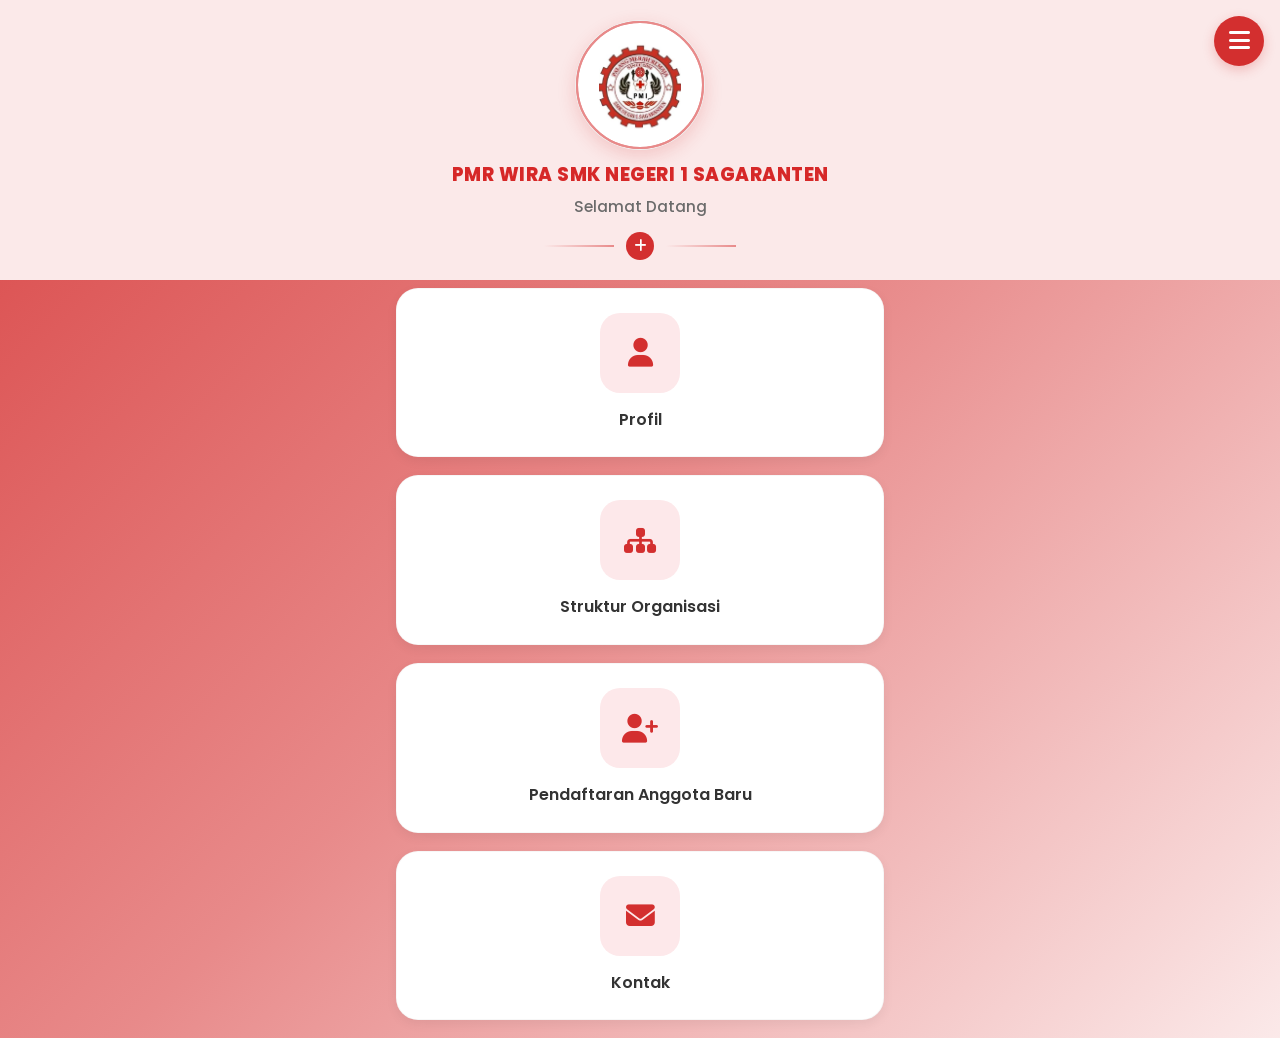
<file: index.html>
<!DOCTYPE html>
<html lang="id">
<head>
<meta charset="UTF-8">
<meta name="viewport" content="width=device-width, initial-scale=1.0">
<title>PMR Wira SMK Negeri 1 Sagaranten</title>
<link rel="preconnect" href="https://fonts.googleapis.com">
<link rel="preconnect" href="https://fonts.gstatic.com" crossorigin>
<link href="https://fonts.googleapis.com/css2?family=Poppins:wght@400;500;600;700;800&display=swap" rel="stylesheet">
<link rel="stylesheet" href="https://cdnjs.cloudflare.com/ajax/libs/font-awesome/6.5.0/css/all.min.css">
<link rel="stylesheet" href="css/style.css">
</head>
<body class="page-fade">
<header>
  <button class="hamburger" aria-label="Buka menu" aria-expanded="false">
    <span class="hamburger-bars"><i class="fa-solid fa-bars"></i></span>
    <span class="hamburger-x"><i class="fa-solid fa-xmark"></i></span>
  </button>
  <div class="logo-wrap">
    <img src="assets/logo.png" alt="Logo">
    <div class="logo-fallback">PW</div>
  </div>
  <div class="nav-overlay"></div>
  <div class="nav-dropdown" role="menu">
    <a href="index.html" role="menuitem">Beranda</a>
    <a href="profil.html" role="menuitem">Profil</a>
    <a href="struktur.html" role="menuitem">Struktur Organisasi</a>
    <a href="pendaftaran.html" role="menuitem">Pendaftaran Anggota Baru</a>
    <a href="kontak.html" role="menuitem">Kontak</a>
  </div>
  <h1 class="page-title">PMR WIRA SMK NEGERI 1 SAGARANTEN</h1>
  <p class="page-subtitle">Selamat Datang</p>
  <div class="header-divider" aria-hidden="true">
    <span class="hd-line hd-line--l"></span>
    <span class="hd-cross"><i class="fa-solid fa-plus"></i></span>
    <span class="hd-line hd-line--r"></span>
  </div>
</header>

<div class="container content-area page-fade">
  <a class="card menu-card reveal" href="profil.html">
    <div class="icon-box"><i class="fa-solid fa-user"></i></div>
    <div class="menu-label">Profil</div>
  </a>
  <a class="card menu-card reveal" href="struktur.html">
    <div class="icon-box"><i class="fa-solid fa-sitemap"></i></div>
    <div class="menu-label">Struktur Organisasi</div>
  </a>
  <a class="card menu-card reveal" href="pendaftaran.html">
    <div class="icon-box"><i class="fa-solid fa-user-plus"></i></div>
    <div class="menu-label">Pendaftaran Anggota Baru</div>
  </a>
  <a class="card menu-card reveal" href="kontak.html">
    <div class="icon-box"><i class="fa-solid fa-envelope"></i></div>
    <div class="menu-label">Kontak</div>
  </a>
</div>

<button class="btn-scrolltop" aria-label="Naik ke atas"><i class="fa-solid fa-arrow-up"></i></button>

<script src="js/script.js"></script>
</body>
</html>
</file>
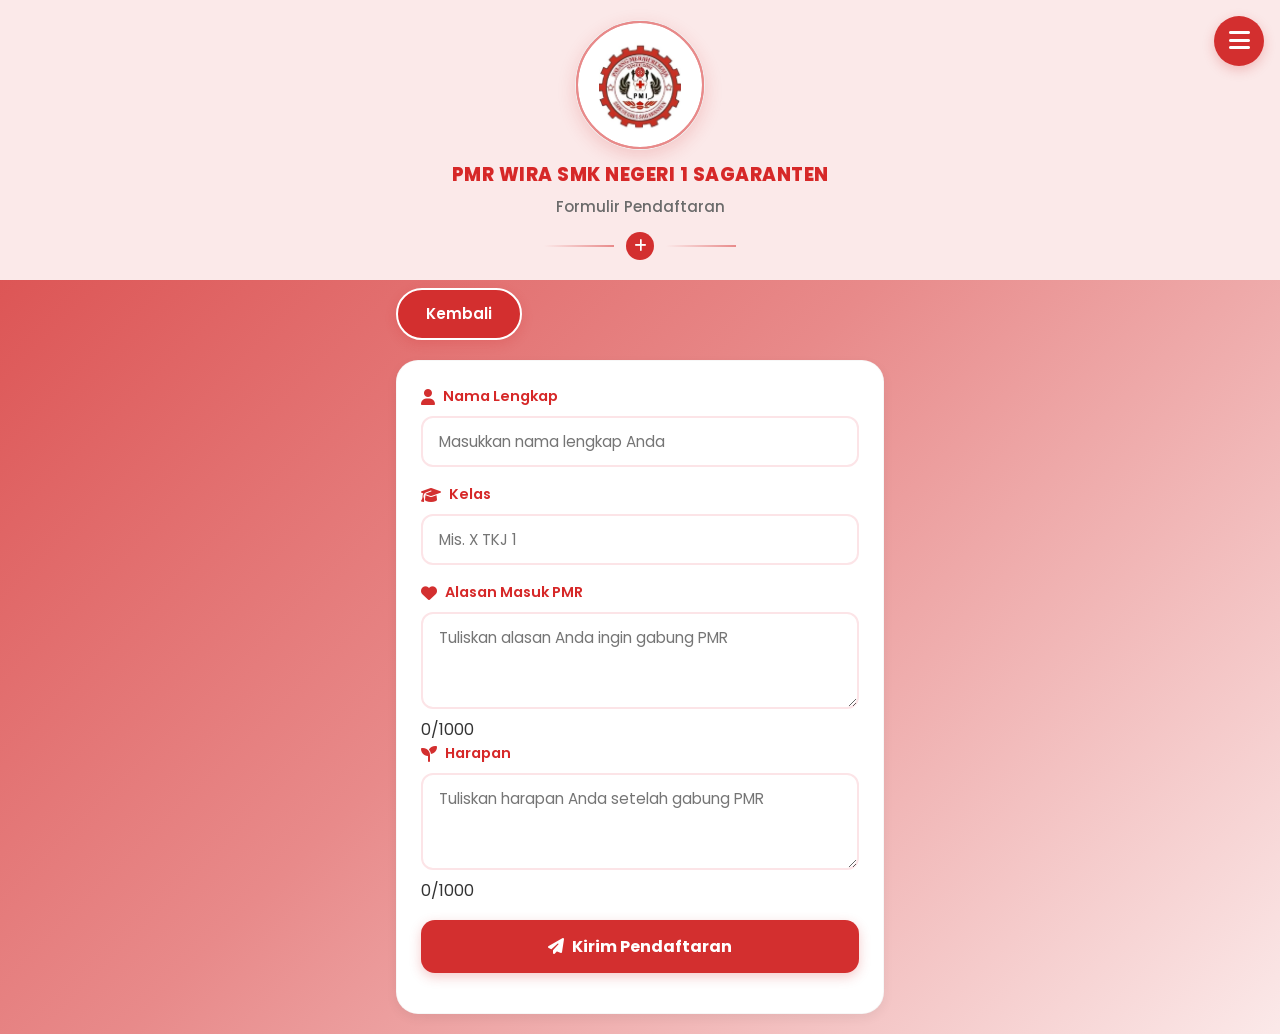
<file: formulir.html>
<!DOCTYPE html>
<html lang="id">
<head>
<meta charset="UTF-8">
<meta name="viewport" content="width=device-width, initial-scale=1.0">
<title>Formulir Pendaftaran - PMR Wira SMK Negeri 1 Sagaranten</title>
<link rel="preconnect" href="https://fonts.googleapis.com">
<link rel="preconnect" href="https://fonts.gstatic.com" crossorigin>
<link href="https://fonts.googleapis.com/css2?family=Poppins:wght@400;500;600;700;800&display=swap" rel="stylesheet">
<link rel="stylesheet" href="https://cdnjs.cloudflare.com/ajax/libs/font-awesome/6.5.0/css/all.min.css">
<link rel="stylesheet" href="css/style.css">
</head>
<body class="page-fade">
<header>
  <button class="hamburger" aria-label="Buka menu" aria-expanded="false">
    <span class="hamburger-bars"><i class="fa-solid fa-bars"></i></span>
    <span class="hamburger-x"><i class="fa-solid fa-xmark"></i></span>
  </button>
  <div class="logo-wrap">
    <img src="assets/logo.png" alt="Logo">
    <div class="logo-fallback">PW</div>
  </div>
  <div class="nav-overlay"></div>
  <div class="nav-dropdown" role="menu">
    <a href="index.html" role="menuitem">Beranda</a>
    <a href="profil.html" role="menuitem">Profil</a>
    <a href="struktur.html" role="menuitem">Struktur Organisasi</a>
    <a href="pendaftaran.html" role="menuitem">Pendaftaran Anggota Baru</a>
    <a href="kontak.html" role="menuitem">Kontak</a>
  </div>
  <h1 class="page-title">PMR WIRA SMK NEGERI 1 SAGARANTEN</h1>
  <p class="page-subtitle">Formulir Pendaftaran</p>
  <div class="header-divider" aria-hidden="true">
    <span class="hd-line hd-line--l"></span>
    <span class="hd-cross"><i class="fa-solid fa-plus"></i></span>
    <span class="hd-line hd-line--r"></span>
  </div>
</header>

<div class="container content-area page-fade">
  <a href="pendaftaran.html" class="btn-back">Kembali</a>
  <div class="card reveal">
    <form class="daftar-form">
      <div class="field-group">
        <label class="field-label"><i class="fa-solid fa-user"></i> Nama Lengkap</label>
        <input type="text" name="nama" class="field-input" placeholder="Masukkan nama lengkap Anda" maxlength="100">
      </div>
      <div class="field-group">
        <label class="field-label"><i class="fa-solid fa-graduation-cap"></i> Kelas</label>
        <input type="text" name="kelas" class="field-input" placeholder="Mis. X TKJ 1" maxlength="60">
      </div>
      <div class="field-group">
        <label class="field-label"><i class="fa-solid fa-heart"></i> Alasan Masuk PMR</label>
        <textarea name="alasan" class="field-input" rows="3" placeholder="Tuliskan alasan Anda ingin gabung PMR" maxlength="1000"></textarea>
        <span class="char-counter">0/1000</span>      <div class="field-group">
        <label class="field-label"><i class="fa-solid fa-seedling"></i> Harapan</label>
        <textarea name="harapan" class="field-input" rows="3" placeholder="Tuliskan harapan Anda setelah gabung PMR" maxlength="1000"></textarea>
        <span class="char-counter">0/1000</span>
      </div>
      <div style="position:absolute; left:-9999px; display:none; visibility:hidden;">
        <label>Jangan isi kolom ini</label>
        <input type="text" name="website" tabindex="-1" autocomplete="off">
      </div>
      <button type="submit" class="btn-submit"><i class="fa-solid fa-paper-plane"></i> Kirim Pendaftaran</button>
    </form>
    <div class="form-error-msg" style="color:var(--merah-judul); font-size:0.85rem; margin-top:10px; display:none;"></div>
    <div class="msg-success">
      <div class="check-icon"><i class="fa-solid fa-check"></i></div>
      <h3>Pendaftaran Terkirim!</h3>
      <p>Data Anda telah tersimpan. Tunggu konfirmasi selanjutnya.</p>
      <button type="button" class="btn-wa-confirm" style="margin-top:14px; background:var(--wa); color:#fff; border:none; padding:10px 20px; border-radius:10px; font-family:'Poppins',sans-serif; font-weight:700; cursor:pointer; width:auto; display:inline-flex; align-items:center; gap:8px; box-shadow:0 4px 12px rgba(37,211,102,0.3);">
        <i class="fa-brands fa-whatsapp"></i> Konfirmasi via WhatsApp
      </button>
    </div>
  </div>
</div><button class="btn-scrolltop" aria-label="Naik ke atas"><i class="fa-solid fa-arrow-up"></i></button>


<script src="js/script.js"></script>
</body>
</html>
</file>
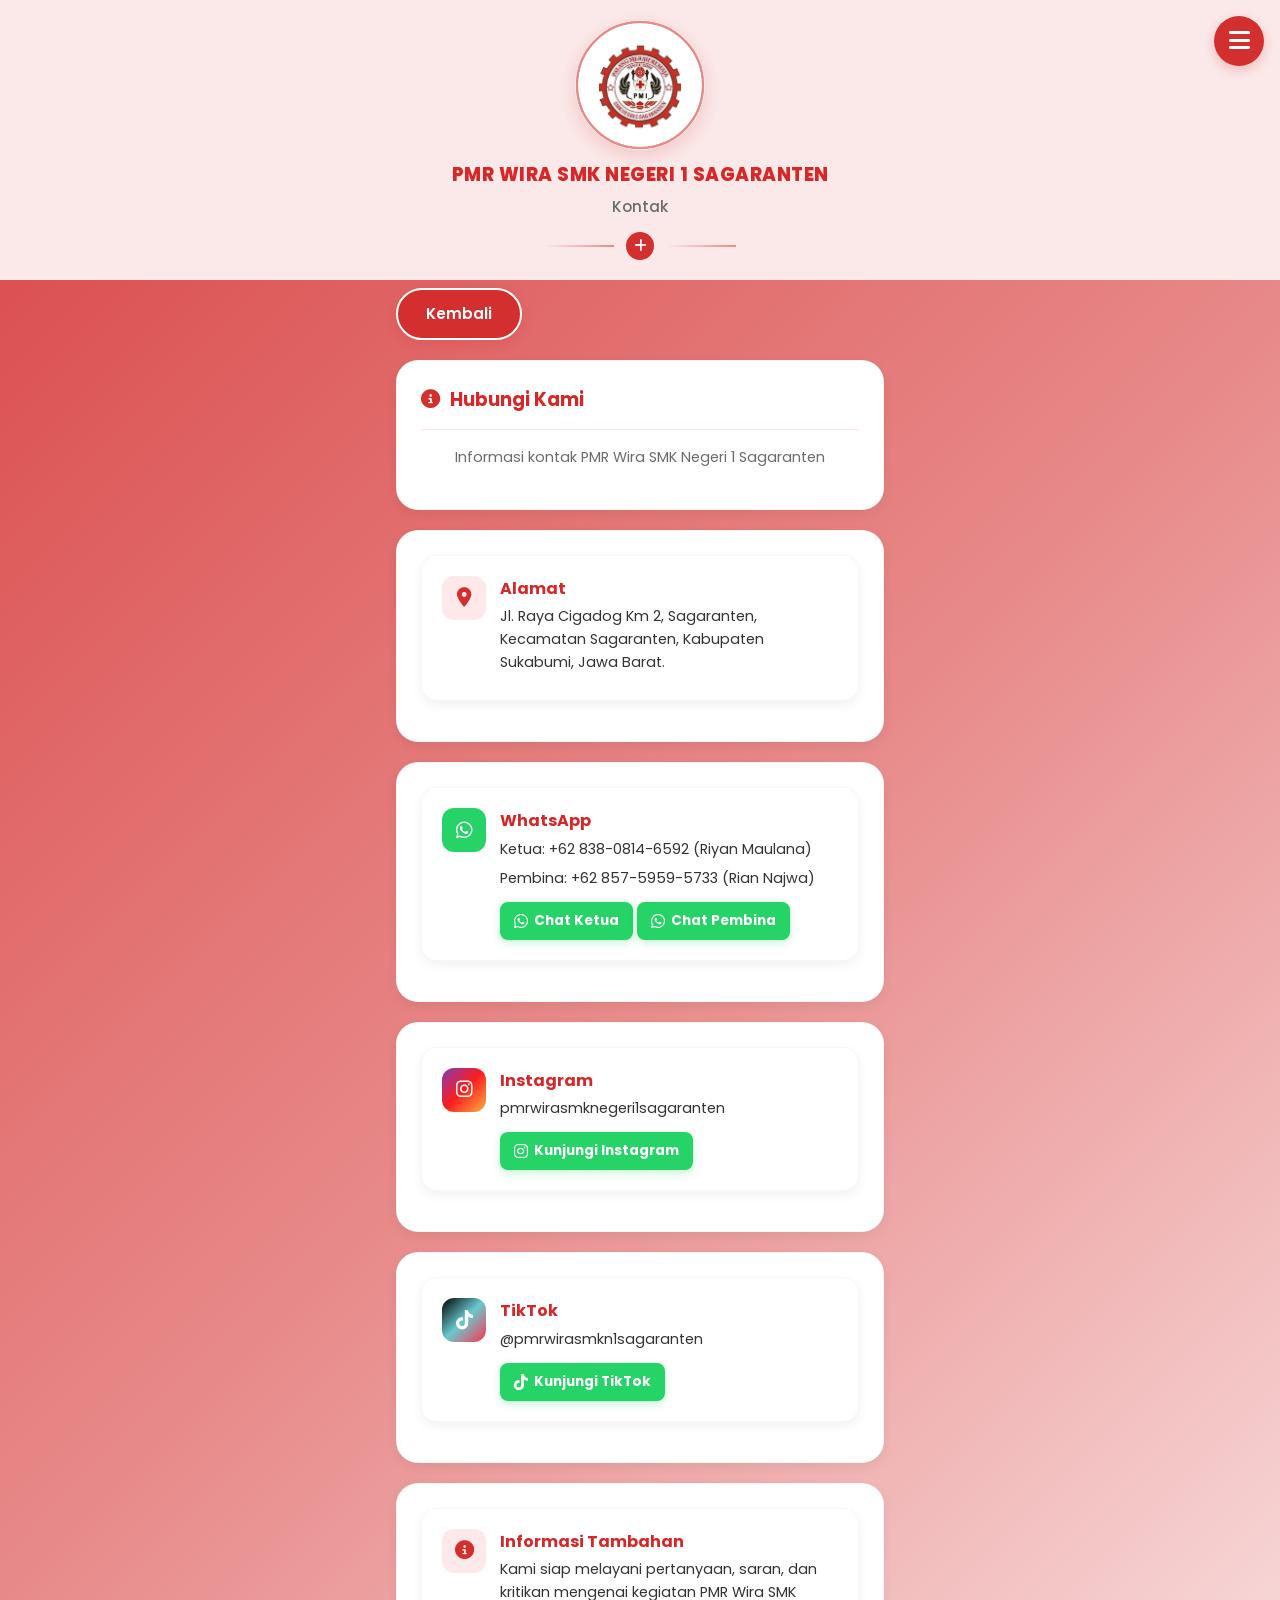
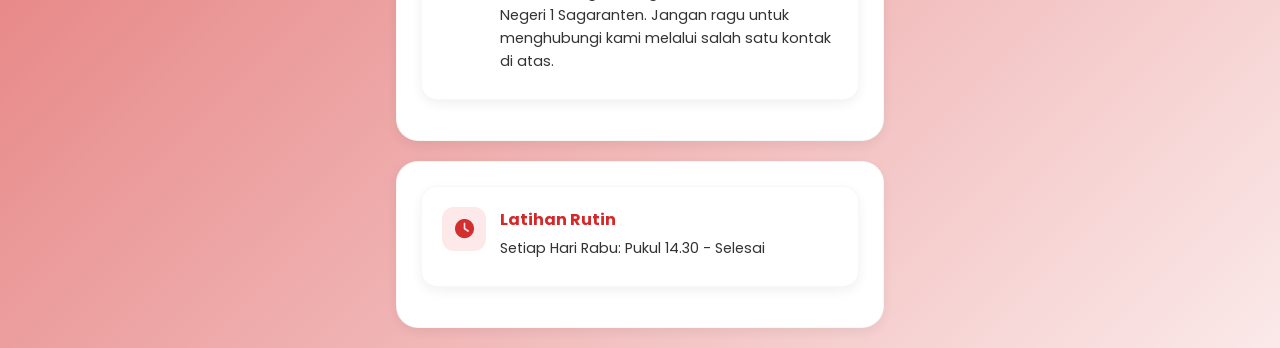
<file: kontak.html>
<!DOCTYPE html>
<html lang="id">
<head>
<meta charset="UTF-8">
<meta name="viewport" content="width=device-width, initial-scale=1.0">
<title>Kontak - PMR Wira SMK Negeri 1 Sagaranten</title>
<link rel="preconnect" href="https://fonts.googleapis.com">
<link rel="preconnect" href="https://fonts.gstatic.com" crossorigin>
<link href="https://fonts.googleapis.com/css2?family=Poppins:wght@400;500;600;700;800&display=swap" rel="stylesheet">
<link rel="stylesheet" href="https://cdnjs.cloudflare.com/ajax/libs/font-awesome/6.5.0/css/all.min.css">
<link rel="stylesheet" href="css/style.css">
</head>
<body class="page-fade">
<header>
  <button class="hamburger" aria-label="Buka menu" aria-expanded="false">
    <span class="hamburger-bars"><i class="fa-solid fa-bars"></i></span>
    <span class="hamburger-x"><i class="fa-solid fa-xmark"></i></span>
  </button>
  <div class="logo-wrap">
    <img src="assets/logo.png" alt="Logo">
    <div class="logo-fallback">PW</div>
  </div>
  <div class="nav-overlay"></div>
  <div class="nav-dropdown" role="menu">
    <a href="index.html" role="menuitem">Beranda</a>
    <a href="profil.html" role="menuitem">Profil</a>
    <a href="struktur.html" role="menuitem">Struktur Organisasi</a>
    <a href="pendaftaran.html" role="menuitem">Pendaftaran Anggota Baru</a>
    <a href="kontak.html" role="menuitem">Kontak</a>
  </div>
  <h1 class="page-title">PMR WIRA SMK NEGERI 1 SAGARANTEN</h1>
  <p class="page-subtitle">Kontak</p>
  <div class="header-divider" aria-hidden="true">
    <span class="hd-line hd-line--l"></span>
    <span class="hd-cross"><i class="fa-solid fa-plus"></i></span>
    <span class="hd-line hd-line--r"></span>
  </div>
</header>

<div class="container content-area page-fade">
  <a href="index.html" class="btn-back">Kembali</a>

  <div class="card reveal">
    <h2 class="section-title" style="text-align:center;"><i class="fa-solid fa-circle-info"></i> <span data-konten="kontak_judul" data-label="Kontak - Judul">Hubungi Kami</span></h2>
    <hr class="section-divider">
    <p data-konten="kontak_subjudul" data-label="Kontak - Keterangan di bawah judul" style="text-align:center; color:var(--abu); font-size:0.9rem; margin-bottom:16px;">Informasi kontak PMR Wira SMK Negeri 1 Sagaranten</p>
  </div>

  <div class="card reveal">
    <div class="contact-item">
      <div class="contact-icon"><i class="fa-solid fa-location-dot"></i></div>
      <div class="contact-info">
        <h3 data-konten="kontak_alamat_judul" data-label="Alamat - Judul">Alamat</h3>
        <p data-konten="kontak_alamat_isi" data-label="Alamat - Isi">Jl. Raya Cigadog Km 2, Sagaranten, Kecamatan Sagaranten, Kabupaten Sukabumi, Jawa Barat.</p>
      </div>
    </div>
  </div>

  <div class="card reveal">
    <div class="contact-item">
      <div class="contact-icon brand wa"><i class="fa-brands fa-whatsapp"></i></div>
      <div class="contact-info">
        <h3 data-konten="kontak_wa_judul" data-label="WhatsApp - Judul">WhatsApp</h3>
        <p data-konten="kontak_wa_ketua" data-label="WhatsApp - Nomor Ketua">Ketua: +62 838-0814-6592 (Riyan Maulana)</p>
        <p data-konten="kontak_wa_pembina" data-label="WhatsApp - Nomor Pembina">Pembina: +62 857-5959-5733 (Rian Najwa)</p>
        <a href="https://wa.me/6283808146592" data-konten-href="kontak_wa_ketua_link" data-label="WhatsApp - Tautan tombol Chat Ketua (format: https://wa.me/62...)" target="_blank" rel="noopener" class="btn-wa-small"><i class="fa-brands fa-whatsapp"></i> <span data-konten="kontak_wa_ketua_tombol" data-label="WhatsApp - Tulisan tombol Ketua">Chat Ketua</span></a>
        <a href="https://wa.me/6285759595733" data-konten-href="kontak_wa_pembina_link" data-label="WhatsApp - Tautan tombol Chat Pembina (format: https://wa.me/62...)" target="_blank" rel="noopener" class="btn-wa-small"><i class="fa-brands fa-whatsapp"></i> <span data-konten="kontak_wa_pembina_tombol" data-label="WhatsApp - Tulisan tombol Pembina">Chat Pembina</span></a>
      </div>
    </div>
  </div>

  <div class="card reveal">
    <div class="contact-item">
      <div class="contact-icon brand ig"><i class="fa-brands fa-instagram"></i></div>
      <div class="contact-info">
        <h3 data-konten="kontak_ig_judul" data-label="Instagram - Judul">Instagram</h3>
        <p data-konten="kontak_ig_nama" data-label="Instagram - Nama akun">pmrwirasmknegeri1sagaranten</p>
        <a href="https://www.instagram.com/pmrwirasmknegeri1sagaranten" data-konten-href="kontak_ig_link" data-label="Instagram - Tautan tombol" target="_blank" rel="noopener" class="btn-wa-small"><i class="fa-brands fa-instagram"></i> <span data-konten="kontak_ig_tombol" data-label="Instagram - Tulisan tombol">Kunjungi Instagram</span></a>
      </div>
    </div>
  </div>

  <div class="card reveal">
    <div class="contact-item">
      <div class="contact-icon brand tt"><i class="fa-brands fa-tiktok"></i></div>
      <div class="contact-info">
        <h3 data-konten="kontak_tt_judul" data-label="TikTok - Judul">TikTok</h3>
        <p data-konten="kontak_tt_nama" data-label="TikTok - Nama akun">@pmrwirasmkn1sagaranten</p>
        <a href="https://www.tiktok.com/@pmrwirasmkn1sagaranten" data-konten-href="kontak_tt_link" data-label="TikTok - Tautan tombol" target="_blank" rel="noopener" class="btn-wa-small"><i class="fa-brands fa-tiktok"></i> <span data-konten="kontak_tt_tombol" data-label="TikTok - Tulisan tombol">Kunjungi TikTok</span></a>
      </div>
    </div>
  </div>

  <div class="card reveal">
    <div class="contact-item">
      <div class="contact-icon"><i class="fa-solid fa-circle-info"></i></div>
      <div class="contact-info">
        <h3 data-konten="kontak_info_judul" data-label="Informasi Tambahan - Judul">Informasi Tambahan</h3>
        <p data-konten="kontak_info_isi" data-label="Informasi Tambahan - Isi">Kami siap melayani pertanyaan, saran, dan kritikan mengenai kegiatan PMR Wira SMK Negeri 1 Sagaranten. Jangan ragu untuk menghubungi kami melalui salah satu kontak di atas.</p>
      </div>
    </div>
  </div>

  <div class="card reveal">
    <div class="contact-item">
      <div class="contact-icon"><i class="fa-solid fa-clock"></i></div>
      <div class="contact-info">
        <h3 data-konten="kontak_latihan_judul" data-label="Latihan Rutin - Judul">Latihan Rutin</h3>
        <p data-konten="kontak_latihan_isi" data-label="Latihan Rutin - Jadwal">Setiap Hari Rabu: Pukul 14.30 - Selesai</p>
      </div>
    </div>
  </div>
</div>

<button class="btn-scrolltop" aria-label="Naik ke atas"><i class="fa-solid fa-arrow-up"></i></button>

<script src="js/script.js"></script>
<script src="js/konten.js"></script>
</body>
</html>
</file>
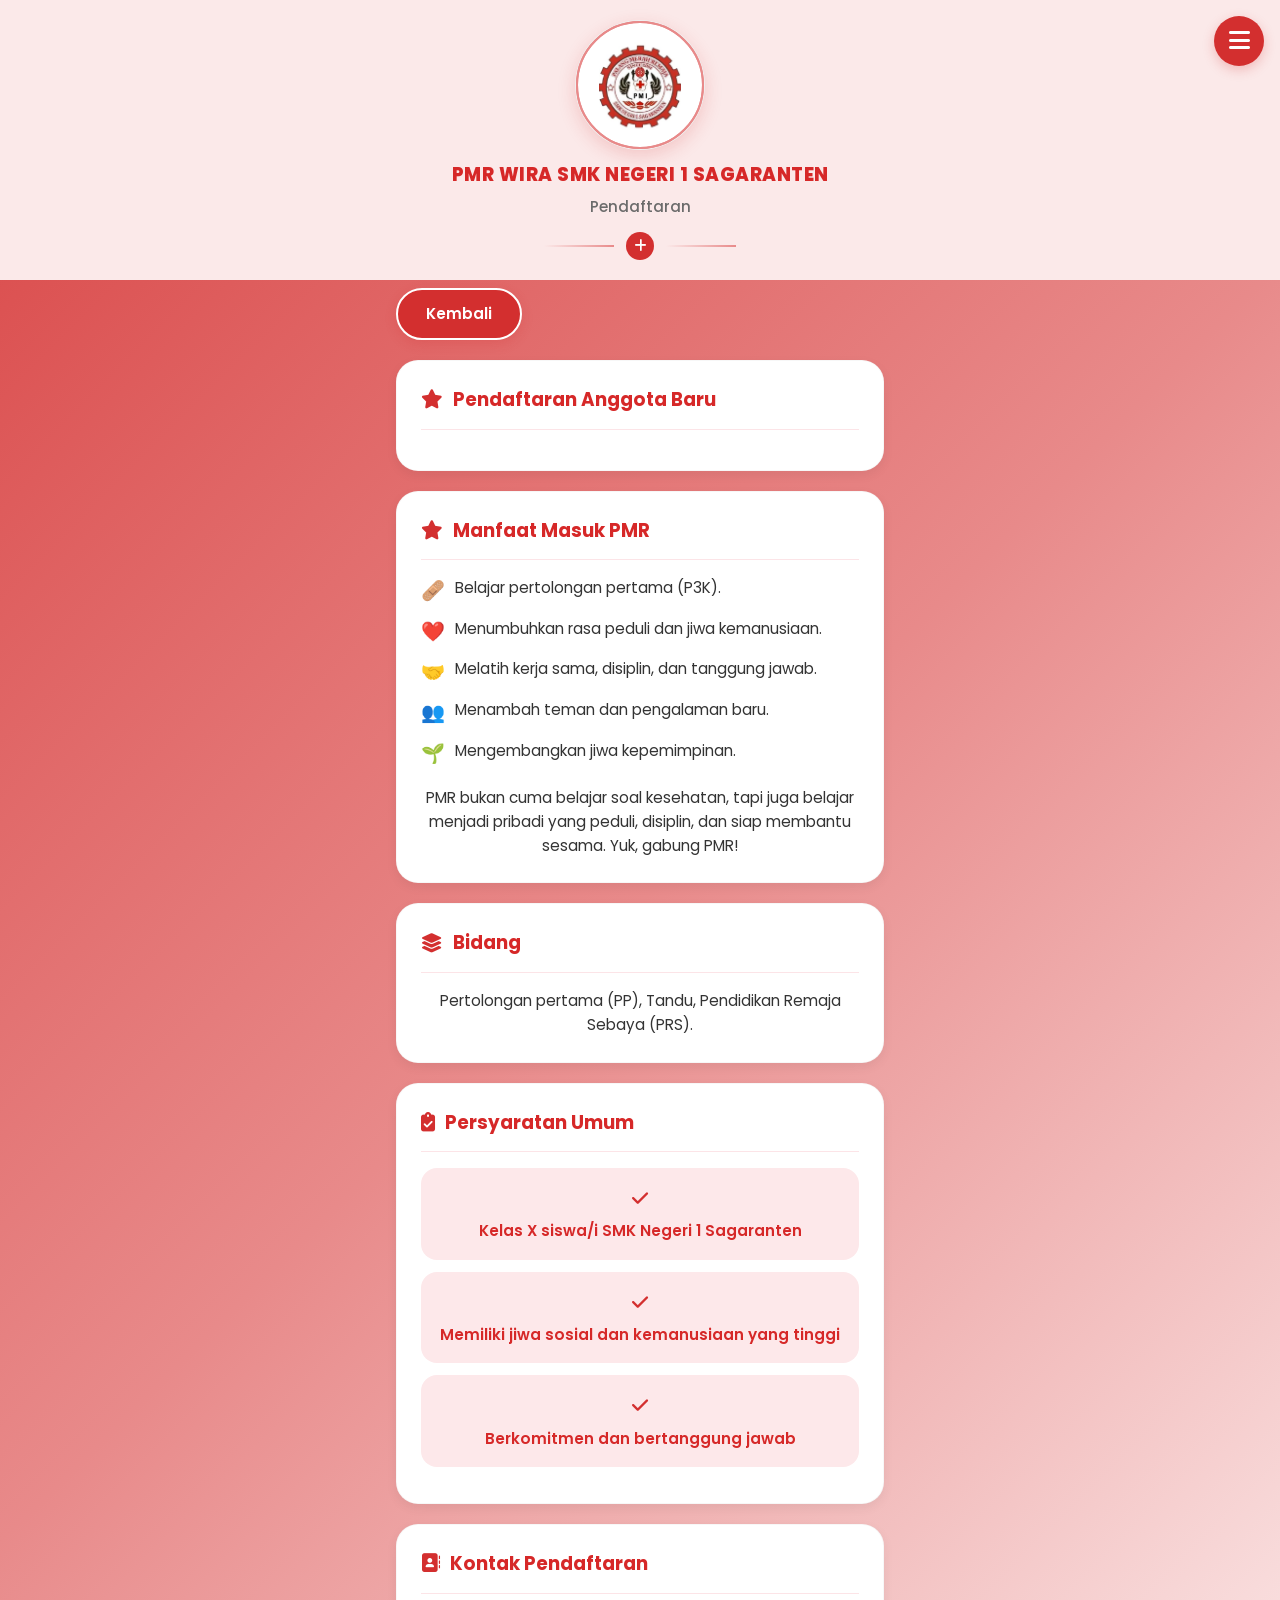
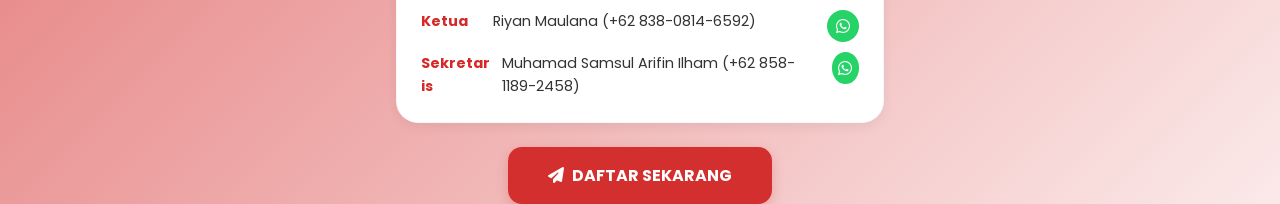
<file: pendaftaran.html>
<!DOCTYPE html>
<html lang="id">
<head>
<meta charset="UTF-8">
<meta name="viewport" content="width=device-width, initial-scale=1.0">
<title>Pendaftaran Anggota Baru - PMR Wira SMK Negeri 1 Sagaranten</title>
<link rel="preconnect" href="https://fonts.googleapis.com">
<link rel="preconnect" href="https://fonts.gstatic.com" crossorigin>
<link href="https://fonts.googleapis.com/css2?family=Poppins:wght@400;500;600;700;800&display=swap" rel="stylesheet">
<link rel="stylesheet" href="https://cdnjs.cloudflare.com/ajax/libs/font-awesome/6.5.0/css/all.min.css">
<link rel="stylesheet" href="css/style.css">
</head>
<body class="page-fade">
<header>
  <button class="hamburger" aria-label="Buka menu" aria-expanded="false">
    <span class="hamburger-bars"><i class="fa-solid fa-bars"></i></span>
    <span class="hamburger-x"><i class="fa-solid fa-xmark"></i></span>
  </button>
  <div class="logo-wrap">
    <img src="assets/logo.png" alt="Logo">
    <div class="logo-fallback">PW</div>
  </div>
  <div class="nav-overlay"></div>
  <div class="nav-dropdown" role="menu">
    <a href="index.html" role="menuitem">Beranda</a>
    <a href="profil.html" role="menuitem">Profil</a>
    <a href="struktur.html" role="menuitem">Struktur Organisasi</a>
    <a href="pendaftaran.html" role="menuitem">Pendaftaran Anggota Baru</a>
    <a href="kontak.html" role="menuitem">Kontak</a>
  </div>
  <h1 class="page-title">PMR WIRA SMK NEGERI 1 SAGARANTEN</h1>
  <p class="page-subtitle">Pendaftaran</p>
  <div class="header-divider" aria-hidden="true">
    <span class="hd-line hd-line--l"></span>
    <span class="hd-cross"><i class="fa-solid fa-plus"></i></span>
    <span class="hd-line hd-line--r"></span>
  </div>
</header>

<div class="container content-area page-fade">
  <a href="index.html" class="btn-back">Kembali</a>

  <div class="card reveal">
    <h2 class="section-title" style="text-align:center;"><i class="fa-solid fa-star"></i> <span data-konten="daftar_judul_utama" data-label="Pendaftaran - Judul utama">Pendaftaran Anggota Baru</span></h2>
    <hr class="section-divider">
  </div>

  <div class="card reveal">
    <h2 class="section-title"><i class="fa-solid fa-star"></i> <span data-konten="daftar_judul_manfaat" data-label="Manfaat - Judul bagian">Manfaat Masuk PMR</span></h2>
    <hr class="section-divider">
    <div class="benefit-list">
      <div class="benefit-item reveal"><span class="benefit-emoji">🩹</span><span data-konten="daftar_manfaat_1" data-label="Manfaat 1">Belajar pertolongan pertama (P3K).</span></div>
      <div class="benefit-item reveal"><span class="benefit-emoji">❤️</span><span data-konten="daftar_manfaat_2" data-label="Manfaat 2">Menumbuhkan rasa peduli dan jiwa kemanusiaan.</span></div>
      <div class="benefit-item reveal"><span class="benefit-emoji">🤝</span><span data-konten="daftar_manfaat_3" data-label="Manfaat 3">Melatih kerja sama, disiplin, dan tanggung jawab.</span></div>
      <div class="benefit-item reveal"><span class="benefit-emoji">👥</span><span data-konten="daftar_manfaat_4" data-label="Manfaat 4">Menambah teman dan pengalaman baru.</span></div>
      <div class="benefit-item reveal"><span class="benefit-emoji">🌱</span><span data-konten="daftar_manfaat_5" data-label="Manfaat 5">Mengembangkan jiwa kepemimpinan.</span></div>
    </div>
    <p data-konten="daftar_manfaat_penutup" data-label="Manfaat - Kalimat penutup" style="text-align:center; color:var(--gelap); font-size:0.95rem;">PMR bukan cuma belajar soal kesehatan, tapi juga belajar menjadi pribadi yang peduli, disiplin, dan siap membantu sesama. Yuk, gabung PMR!</p>
  </div>

  <div class="card reveal">
    <h2 class="section-title"><i class="fa-solid fa-layer-group"></i> <span data-konten="daftar_judul_bidang" data-label="Bidang - Judul bagian">Bidang</span></h2>
    <hr class="section-divider">
    <p data-konten="daftar_bidang_isi" data-label="Bidang - Isi" style="text-align:center; color:var(--gelap); font-size:0.95rem;">Pertolongan pertama (PP), Tandu, Pendidikan Remaja Sebaya (PRS).</p>
  </div>

  <div class="card reveal">
    <h2 class="section-title"><i class="fa-solid fa-clipboard-check"></i> <span data-konten="daftar_judul_syarat" data-label="Persyaratan - Judul bagian">Persyaratan Umum</span></h2>
    <hr class="section-divider">
    <div class="item reveal"><span class="item-icon"><i class="fa-solid fa-check"></i></span><div class="item-judul" data-konten="daftar_syarat_1" data-label="Persyaratan 1">Kelas X siswa/i SMK Negeri 1 Sagaranten</div></div>
    <div class="item reveal"><span class="item-icon"><i class="fa-solid fa-check"></i></span><div class="item-judul" data-konten="daftar_syarat_2" data-label="Persyaratan 2">Memiliki jiwa sosial dan kemanusiaan yang tinggi</div></div>
    <div class="item reveal"><span class="item-icon"><i class="fa-solid fa-check"></i></span><div class="item-judul" data-konten="daftar_syarat_3" data-label="Persyaratan 3">Berkomitmen dan bertanggung jawab</div></div>
  </div>

  <div class="card reveal">
    <h2 class="section-title"><i class="fa-solid fa-address-book"></i> <span data-konten="daftar_judul_kontak" data-label="Kontak Pendaftaran - Judul bagian">Kontak Pendaftaran</span></h2>
    <hr class="section-divider">
    <div style="display:flex; align-items:flex-start; gap:12px; margin-bottom:10px;">
      <span data-konten="daftar_kontak1_jabatan" data-label="Kontak 1 - Jabatan" style="color:var(--merah-judul); font-weight:700; font-size:0.9rem; min-width:60px;">Ketua</span>
      <span data-konten="daftar_kontak1_isi" data-label="Kontak 1 - Nama dan nomor" style="color:var(--gelap); font-size:0.9rem;">Riyan Maulana (+62 838-0814-6592)</span>
      <a href="https://wa.me/6283808146592" data-konten-href="daftar_kontak1_link" data-label="Kontak 1 - Tautan WhatsApp (format: https://wa.me/62...)" target="_blank" rel="noopener" style="margin-left:auto; background:var(--wa); color:#fff; width:32px; height:32px; border-radius:50%; display:flex; align-items:center; justify-content:center; font-size:1rem;"><i class="fa-brands fa-whatsapp"></i></a>
    </div>
    <div style="display:flex; align-items:flex-start; gap:12px;">
      <span data-konten="daftar_kontak2_jabatan" data-label="Kontak 2 - Jabatan" style="color:var(--merah-judul); font-weight:700; font-size:0.9rem; min-width:60px;">Sekretaris</span>
      <span data-konten="daftar_kontak2_isi" data-label="Kontak 2 - Nama dan nomor" style="color:var(--gelap); font-size:0.9rem;">Muhamad Samsul Arifin Ilham (+62 858-1189-2458)</span>
      <a href="https://wa.me/6285811892458" data-konten-href="daftar_kontak2_link" data-label="Kontak 2 - Tautan WhatsApp (format: https://wa.me/62...)" target="_blank" rel="noopener" style="margin-left:auto; background:var(--wa); color:#fff; width:32px; height:32px; border-radius:50%; display:flex; align-items:center; justify-content:center; font-size:1rem;"><i class="fa-brands fa-whatsapp"></i></a>
    </div>
  </div>

  <a href="formulir.html" style="display:block; text-align:center; margin-top:24px;">
    <button class="btn-submit reveal" style="width:auto; padding:16px 40px; margin:0 auto; display:inline-flex; align-items:center; justify-content:center; gap:8px;"><i class="fa-solid fa-paper-plane"></i> <span data-konten="daftar_tombol" data-label="Tulisan tombol Daftar">DAFTAR SEKARANG</span></button>
  </a>
</div>

<button class="btn-scrolltop" aria-label="Naik ke atas"><i class="fa-solid fa-arrow-up"></i></button>

<script src="js/script.js"></script>
<script src="js/konten.js"></script>
</body>
</html>
</file>
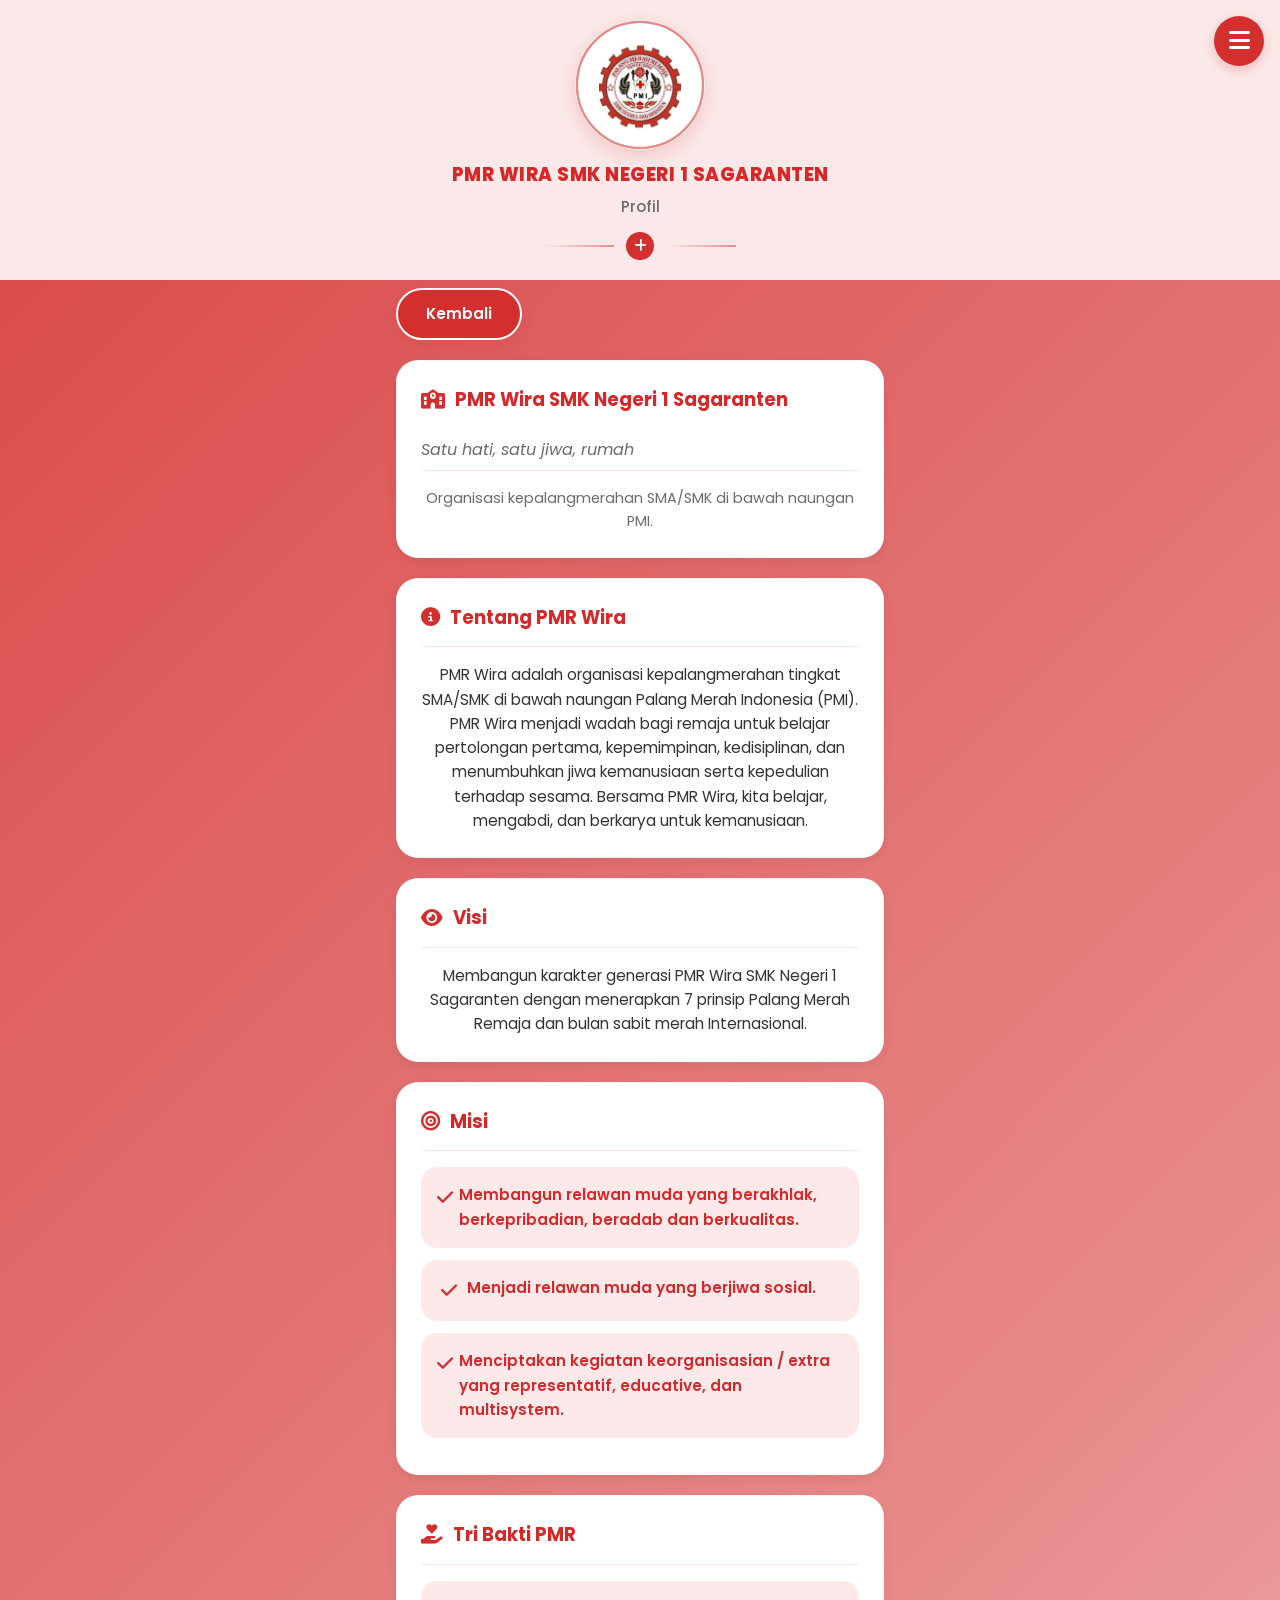
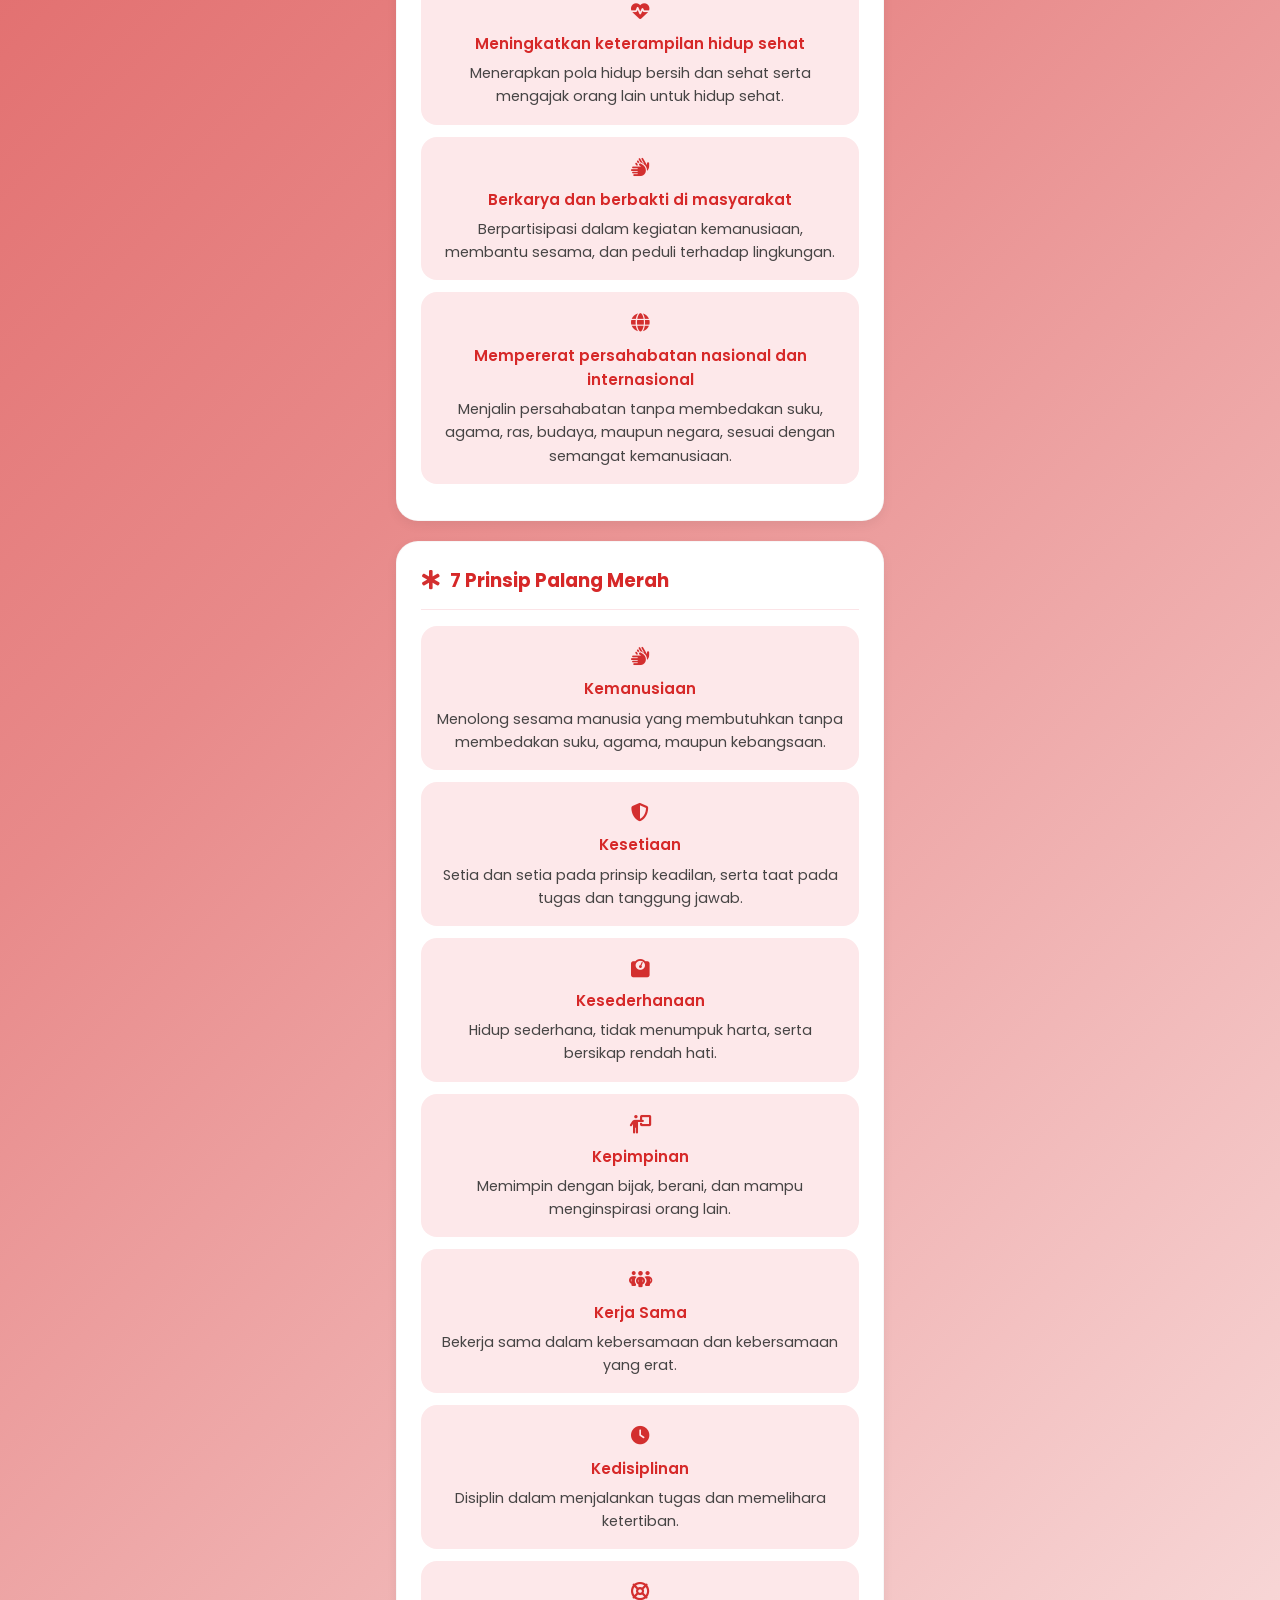
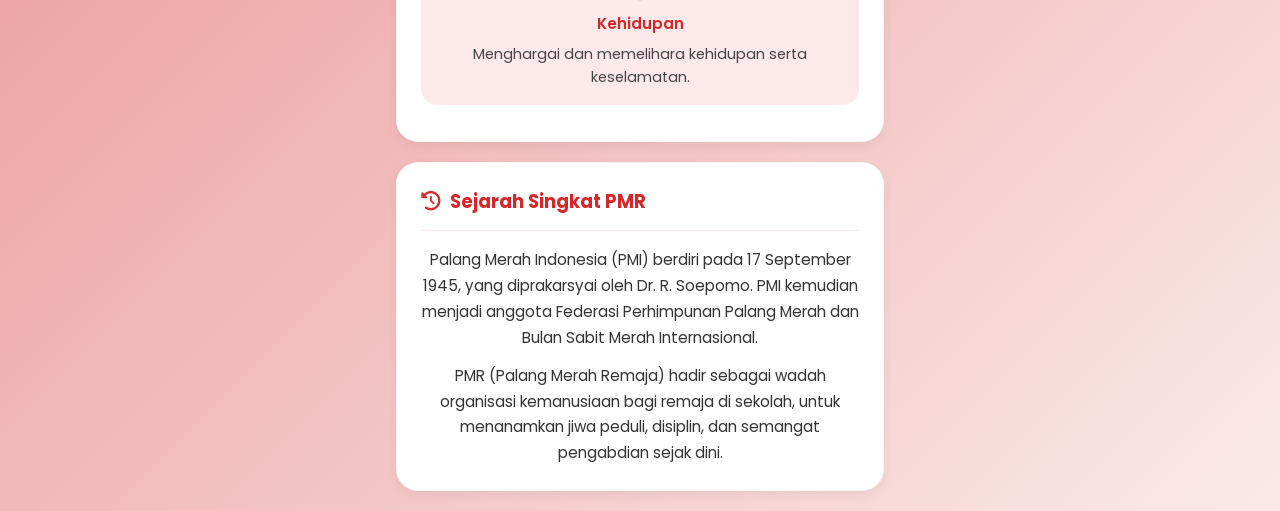
<file: profil.html>
<!DOCTYPE html>
<html lang="id">
<head>
<meta charset="UTF-8">
<meta name="viewport" content="width=device-width, initial-scale=1.0">
<title>Profil - PMR Wira SMK Negeri 1 Sagaranten</title>
<link rel="preconnect" href="https://fonts.googleapis.com">
<link rel="preconnect" href="https://fonts.gstatic.com" crossorigin>
<link href="https://fonts.googleapis.com/css2?family=Poppins:wght@400;500;600;700;800&display=swap" rel="stylesheet">
<link rel="stylesheet" href="https://cdnjs.cloudflare.com/ajax/libs/font-awesome/6.5.0/css/all.min.css">
<link rel="stylesheet" href="css/style.css">
</head>
<body class="page-fade">
<header>
  <button class="hamburger" aria-label="Buka menu" aria-expanded="false">
    <span class="hamburger-bars"><i class="fa-solid fa-bars"></i></span>
    <span class="hamburger-x"><i class="fa-solid fa-xmark"></i></span>
  </button>
  <div class="logo-wrap">
    <img src="assets/logo.png" alt="Logo">
    <div class="logo-fallback">PW</div>
  </div>
  <div class="nav-overlay"></div>
  <div class="nav-dropdown" role="menu">
    <a href="index.html" role="menuitem">Beranda</a>
    <a href="profil.html" role="menuitem">Profil</a>
    <a href="struktur.html" role="menuitem">Struktur Organisasi</a>
    <a href="pendaftaran.html" role="menuitem">Pendaftaran Anggota Baru</a>
    <a href="kontak.html" role="menuitem">Kontak</a>
  </div>
  <h1 class="page-title">PMR WIRA SMK NEGERI 1 SAGARANTEN</h1>
  <p class="page-subtitle">Profil</p>
  <div class="header-divider" aria-hidden="true">
    <span class="hd-line hd-line--l"></span>
    <span class="hd-cross"><i class="fa-solid fa-plus"></i></span>
    <span class="hd-line hd-line--r"></span>
  </div>
</header>

<div class="container content-area page-fade">
  <a href="index.html" class="btn-back">Kembali</a>
  <div class="card reveal">
    <h2 class="section-title" style="text-align:center;"><i class="fa-solid fa-school"></i> <span data-konten="profil_judul_utama" data-label="Profil - Judul utama">PMR Wira SMK Negeri 1 Sagaranten</span></h2>    <div class="tagline-typing tagline-shine" data-text="Satu hati, satu jiwa, rumah kita">Satu hati, satu jiwa, rumah kita</div>
    <hr class="section-divider">
    <p data-konten="profil_deskripsi_singkat" data-label="Profil - Deskripsi singkat" style="text-align:center; color:var(--abu); font-size:0.9rem; margin-top:8px;">Organisasi kepalangmerahan SMA/SMK di bawah naungan PMI.</p>
  </div>

  <div class="card reveal">
    <h2 class="section-title"><i class="fa-solid fa-circle-info"></i> <span data-konten="profil_judul_tentang" data-label="Judul bagian Tentang">Tentang PMR Wira</span></h2>
    <hr class="section-divider">
    <p data-konten="profil_isi_tentang" data-label="Isi bagian Tentang" style="text-align:center; color:var(--gelap); font-size:0.95rem;">PMR Wira adalah organisasi kepalangmerahan tingkat SMA/SMK di bawah naungan Palang Merah Indonesia (PMI). PMR Wira menjadi wadah bagi remaja untuk belajar pertolongan pertama, kepemimpinan, kedisiplinan, dan menumbuhkan jiwa kemanusiaan serta kepedulian terhadap sesama. Bersama PMR Wira, kita belajar, mengabdi, dan berkarya untuk kemanusiaan.</p>
  </div>

  <div class="card reveal">
    <h2 class="section-title"><i class="fa-solid fa-eye"></i> <span data-konten="profil_judul_visi" data-label="Judul bagian Visi">Visi</span></h2>
    <hr class="section-divider">
    <p data-konten="profil_isi_visi" data-label="Isi Visi" style="text-align:center; color:var(--gelap); font-size:0.95rem;">Membangun karakter generasi PMR Wira SMK Negeri 1 Sagaranten dengan menerapkan 7 prinsip Palang Merah Remaja dan bulan sabit merah Internasional.</p>
  </div>

  <div class="card reveal">
    <h2 class="section-title"><i class="fa-solid fa-bullseye"></i> <span data-konten="profil_judul_misi" data-label="Judul bagian Misi">Misi</span></h2>
    <hr class="section-divider">
    <div class="item misi-item reveal"><span class="item-icon"><i class="fa-solid fa-check"></i></span><div><div class="item-judul" data-konten="profil_misi_1" data-label="Misi 1">Membangun relawan muda yang berakhlak, berkepribadian, beradab dan berkualitas.</div></div></div>
    <div class="item misi-item reveal"><span class="item-icon"><i class="fa-solid fa-check"></i></span><div><div class="item-judul" data-konten="profil_misi_2" data-label="Misi 2">Menjadi relawan muda yang berjiwa sosial.</div></div></div>
    <div class="item misi-item reveal"><span class="item-icon"><i class="fa-solid fa-check"></i></span><div><div class="item-judul" data-konten="profil_misi_3" data-label="Misi 3">Menciptakan kegiatan keorganisasian / extra yang representatif, educative, dan multisystem.</div></div></div>
  </div>  <div class="card reveal">
    <h2 class="section-title"><i class="fa-solid fa-hand-holding-heart"></i> <span data-konten="profil_judul_tribakti" data-label="Judul bagian Tri Bakti">Tri Bakti PMR</span></h2>
    <hr class="section-divider">
    <div class="item reveal"><span class="item-icon"><i class="fa-solid fa-heart-pulse"></i></span><div class="item-judul" data-konten="profil_tribakti_1_judul" data-label="Tri Bakti 1 - Judul">Meningkatkan keterampilan hidup sehat</div><div class="item-desc" data-konten="profil_tribakti_1_desc" data-label="Tri Bakti 1 - Penjelasan">Menerapkan pola hidup bersih dan sehat serta mengajak orang lain untuk hidup sehat.</div></div>
    <div class="item reveal"><span class="item-icon"><i class="fa-solid fa-hands"></i></span><div class="item-judul" data-konten="profil_tribakti_2_judul" data-label="Tri Bakti 2 - Judul">Berkarya dan berbakti di masyarakat</div><div class="item-desc" data-konten="profil_tribakti_2_desc" data-label="Tri Bakti 2 - Penjelasan">Berpartisipasi dalam kegiatan kemanusiaan, membantu sesama, dan peduli terhadap lingkungan.</div></div>
    <div class="item reveal"><span class="item-icon"><i class="fa-solid fa-globe"></i></span><div class="item-judul" data-konten="profil_tribakti_3_judul" data-label="Tri Bakti 3 - Judul">Mempererat persahabatan nasional dan internasional</div><div class="item-desc" data-konten="profil_tribakti_3_desc" data-label="Tri Bakti 3 - Penjelasan">Menjalin persahabatan tanpa membedakan suku, agama, ras, budaya, maupun negara, sesuai dengan semangat kemanusiaan.</div></div>
  </div>

  <div class="card reveal">
    <h2 class="section-title"><i class="fa-solid fa-star-of-life"></i> <span data-konten="profil_judul_prinsip" data-label="Judul bagian 7 Prinsip">7 Prinsip Palang Merah</span></h2>
    <hr class="section-divider">
    <div class="item reveal"><span class="item-icon"><i class="fa-solid fa-hands"></i></span><div class="item-judul" data-konten="profil_prinsip_1_judul" data-label="Prinsip 1 - Judul">Kemanusiaan</div><div class="item-desc" data-konten="profil_prinsip_1_desc" data-label="Prinsip 1 - Penjelasan">Menolong sesama manusia yang membutuhkan tanpa membedakan suku, agama, maupun kebangsaan.</div></div>
    <div class="item reveal"><span class="item-icon"><i class="fa-solid fa-shield-halved"></i></span><div class="item-judul" data-konten="profil_prinsip_2_judul" data-label="Prinsip 2 - Judul">Kesetiaan</div><div class="item-desc" data-konten="profil_prinsip_2_desc" data-label="Prinsip 2 - Penjelasan">Setia dan setia pada prinsip keadilan, serta taat pada tugas dan tanggung jawab.</div></div>
    <div class="item reveal"><span class="item-icon"><i class="fa-solid fa-weight-scale"></i></span><div class="item-judul" data-konten="profil_prinsip_3_judul" data-label="Prinsip 3 - Judul">Kesederhanaan</div><div class="item-desc" data-konten="profil_prinsip_3_desc" data-label="Prinsip 3 - Penjelasan">Hidup sederhana, tidak menumpuk harta, serta bersikap rendah hati.</div></div>
    <div class="item reveal"><span class="item-icon"><i class="fa-solid fa-person-chalkboard"></i></span><div class="item-judul" data-konten="profil_prinsip_4_judul" data-label="Prinsip 4 - Judul">Kepimpinan</div><div class="item-desc" data-konten="profil_prinsip_4_desc" data-label="Prinsip 4 - Penjelasan">Memimpin dengan bijak, berani, dan mampu menginspirasi orang lain.</div></div>
    <div class="item reveal"><span class="item-icon"><i class="fa-solid fa-people-group"></i></span><div class="item-judul" data-konten="profil_prinsip_5_judul" data-label="Prinsip 5 - Judul">Kerja Sama</div><div class="item-desc" data-konten="profil_prinsip_5_desc" data-label="Prinsip 5 - Penjelasan">Bekerja sama dalam kebersamaan dan kebersamaan yang erat.</div></div>
    <div class="item reveal"><span class="item-icon"><i class="fa-solid fa-clock"></i></span><div class="item-judul" data-konten="profil_prinsip_6_judul" data-label="Prinsip 6 - Judul">Kedisiplinan</div><div class="item-desc" data-konten="profil_prinsip_6_desc" data-label="Prinsip 6 - Penjelasan">Disiplin dalam menjalankan tugas dan memelihara ketertiban.</div></div>
    <div class="item reveal"><span class="item-icon"><i class="fa-solid fa-life-ring"></i></span><div class="item-judul" data-konten="profil_prinsip_7_judul" data-label="Prinsip 7 - Judul">Kehidupan</div><div class="item-desc" data-konten="profil_prinsip_7_desc" data-label="Prinsip 7 - Penjelasan">Menghargai dan memelihara kehidupan serta keselamatan.</div></div>
  </div>

  <div class="card reveal">
    <h2 class="section-title"><i class="fa-solid fa-clock-rotate-left"></i> <span data-konten="profil_judul_sejarah" data-label="Judul bagian Sejarah">Sejarah Singkat PMR</span></h2>
    <hr class="section-divider">
    <p data-konten="profil_sejarah_1" data-label="Sejarah - Paragraf 1" style="text-align:center; color:var(--gelap); font-size:0.95rem; line-height:1.7;">Palang Merah Indonesia (PMI) berdiri pada 17 September 1945, yang diprakarsyai oleh Dr. R. Soepomo. PMI kemudian menjadi anggota Federasi Perhimpunan Palang Merah dan Bulan Sabit Merah Internasional.</p>
    <p data-konten="profil_sejarah_2" data-label="Sejarah - Paragraf 2" style="text-align:center; color:var(--gelap); font-size:0.95rem; line-height:1.7; margin-top:12px;">PMR (Palang Merah Remaja) hadir sebagai wadah organisasi kemanusiaan bagi remaja di sekolah, untuk menanamkan jiwa peduli, disiplin, dan semangat pengabdian sejak dini.</p>
  </div>
</div>

<button class="btn-scrolltop" aria-label="Naik ke atas"><i class="fa-solid fa-arrow-up"></i></button>

<script src="js/script.js"></script>
<script src="js/konten.js"></script>
</body>
</html>
</file>
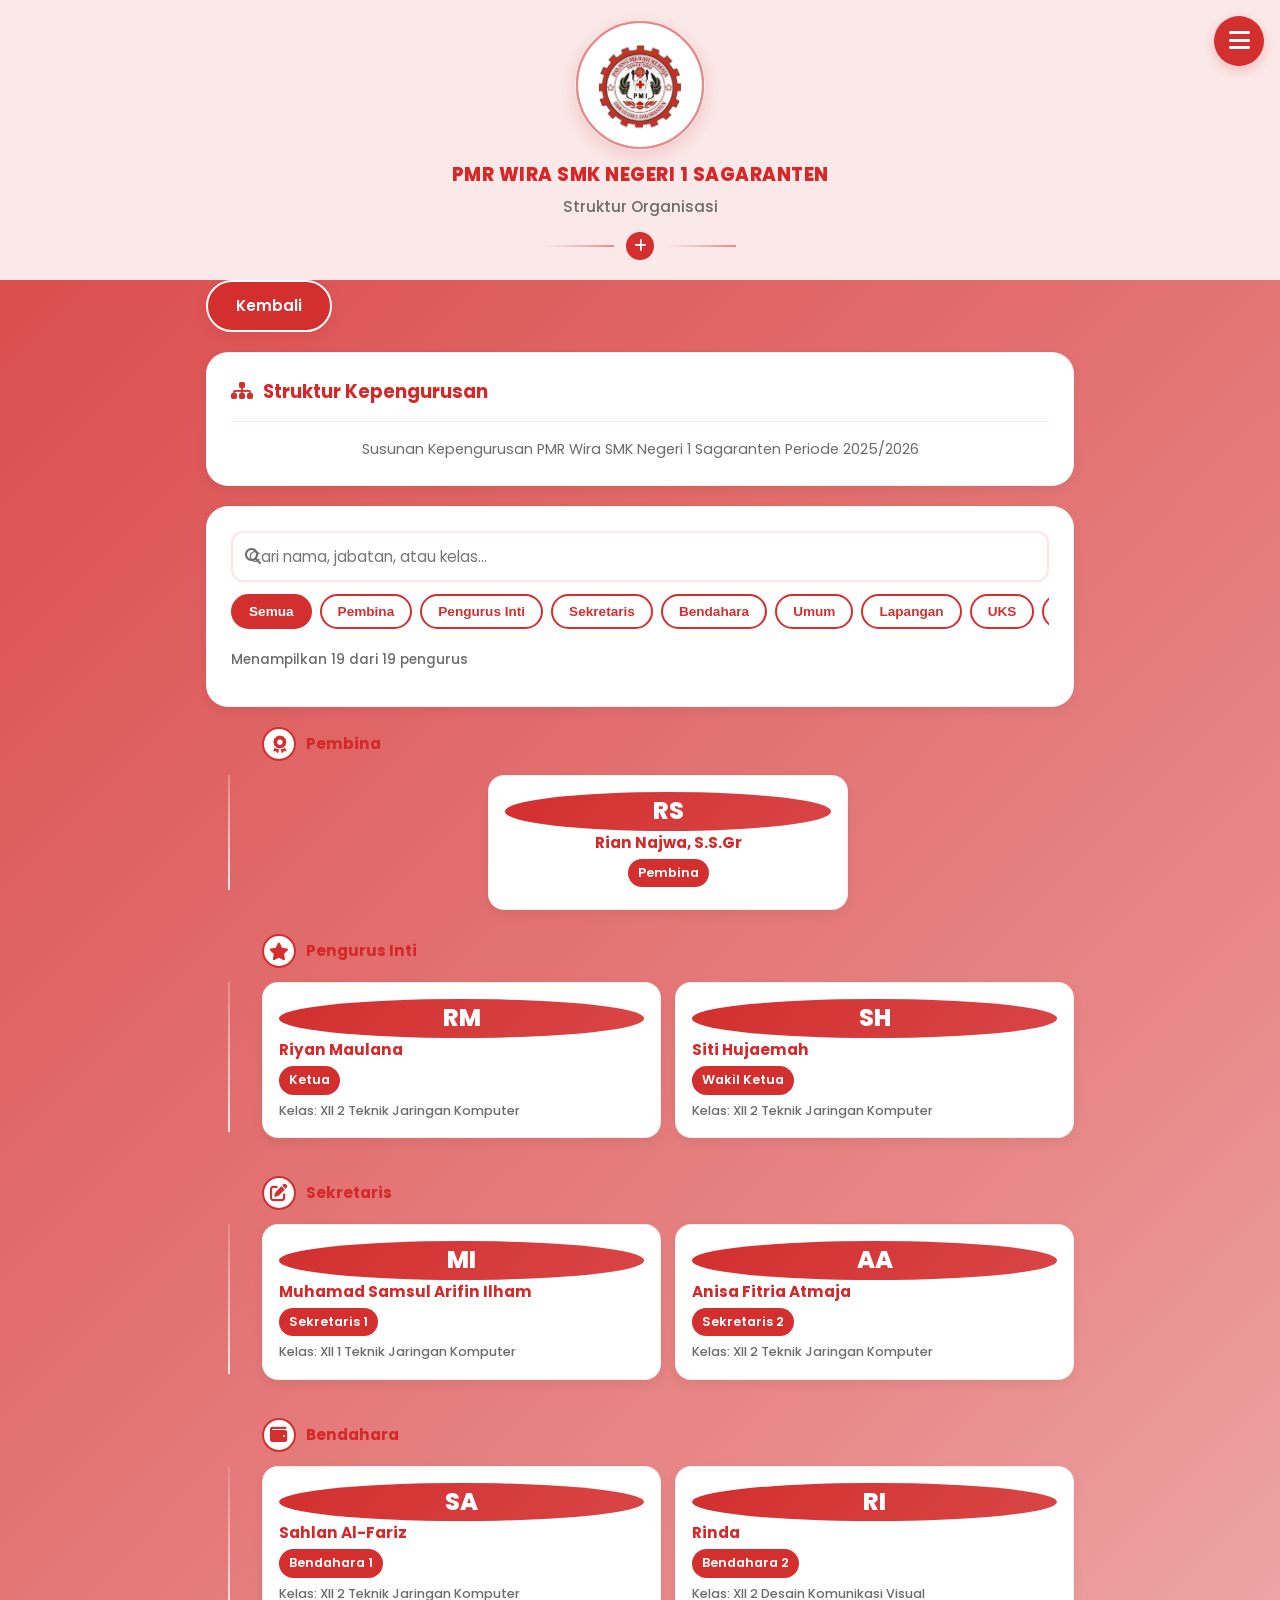
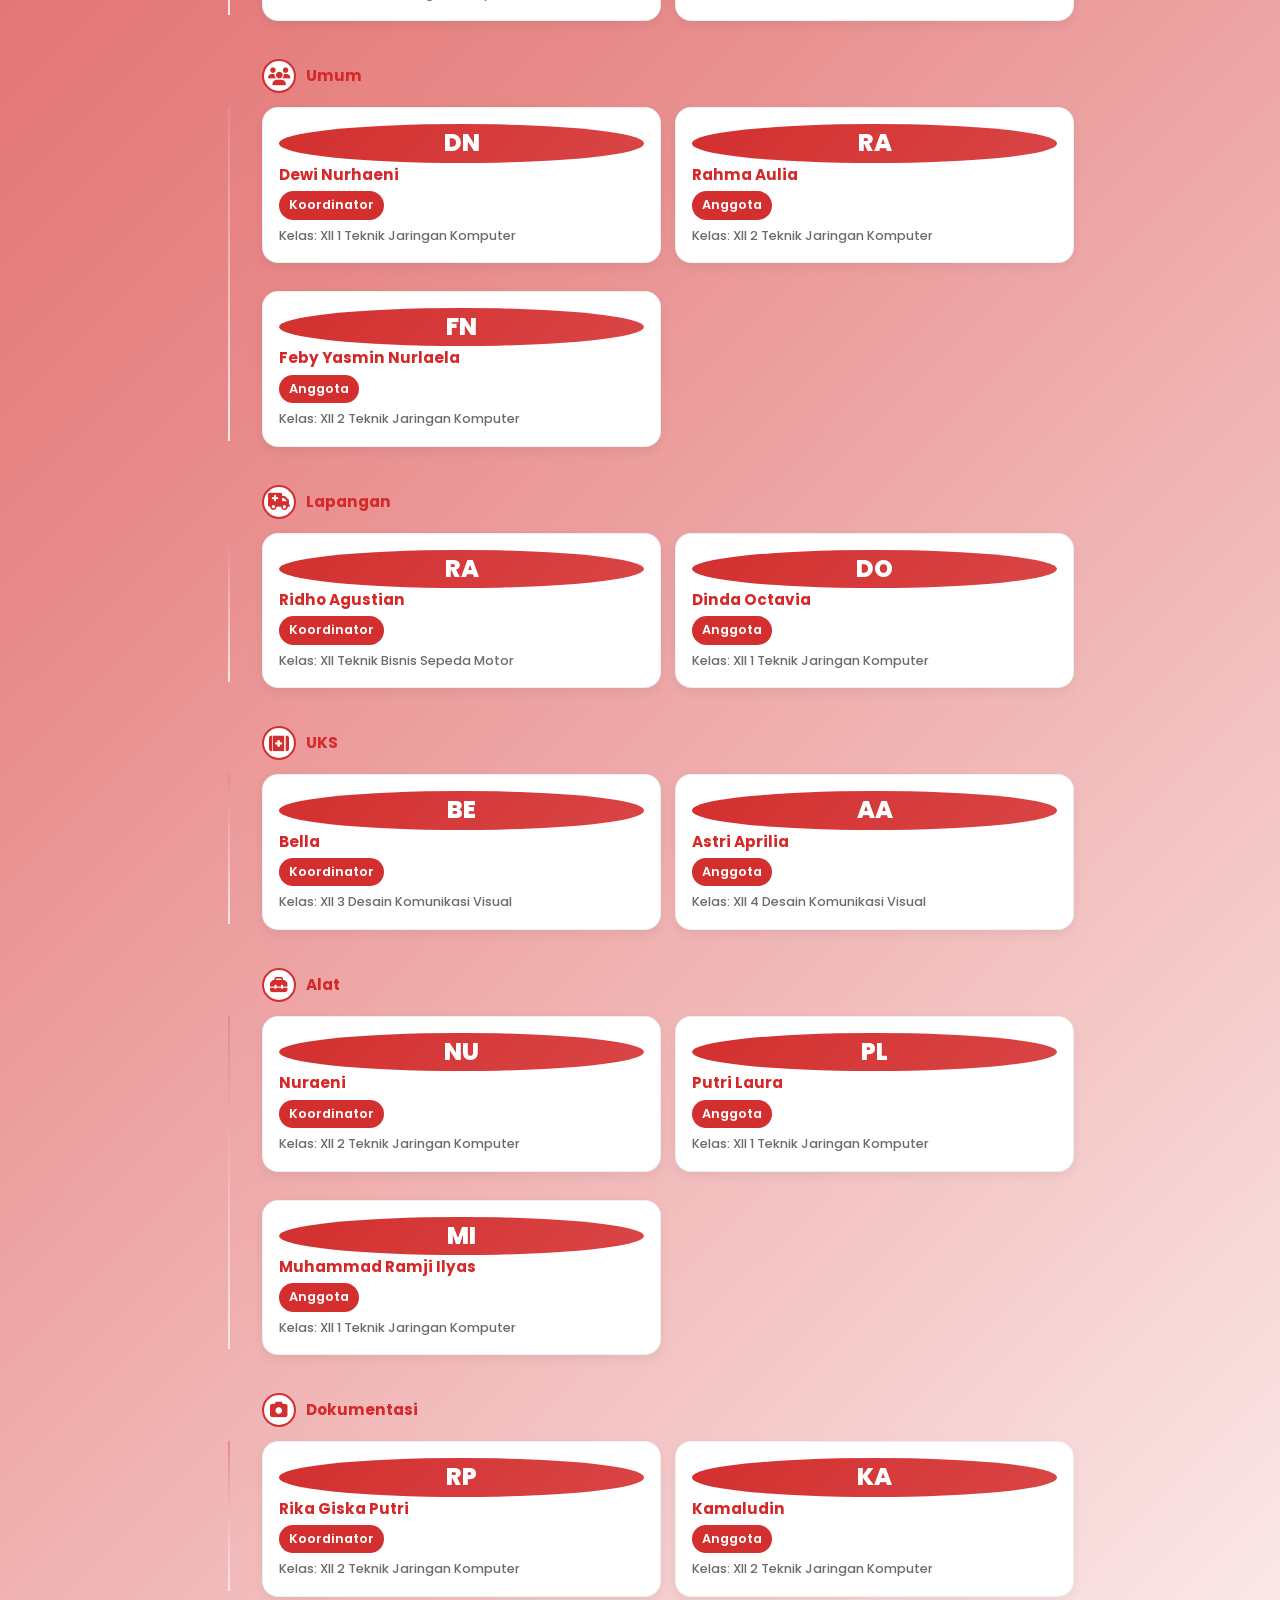
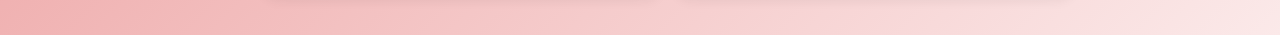
<file: struktur.html>
<!DOCTYPE html>
<html lang="id">
<head>
<meta charset="UTF-8">
<meta name="viewport" content="width=device-width, initial-scale=1.0">
<title>Struktur Organisasi - PMR Wira SMK Negeri 1 Sagaranten</title>
<link rel="preconnect" href="https://fonts.googleapis.com">
<link rel="preconnect" href="https://fonts.gstatic.com" crossorigin>
<link href="https://fonts.googleapis.com/css2?family=Poppins:wght@400;500;600;700;800&display=swap" rel="stylesheet">
<link rel="stylesheet" href="https://cdnjs.cloudflare.com/ajax/libs/font-awesome/6.5.0/css/all.min.css">
<link rel="stylesheet" href="css/style.css">
</head>
<body class="page-fade struktur">
<header>
  <button class="hamburger" aria-label="Buka menu" aria-expanded="false">
    <span class="hamburger-bars"><i class="fa-solid fa-bars"></i></span>
    <span class="hamburger-x"><i class="fa-solid fa-xmark"></i></span>
  </button>
  <div class="logo-wrap">
    <img src="assets/logo.png" alt="Logo">
    <div class="logo-fallback">PW</div>
  </div>
  <div class="nav-overlay"></div>
  <div class="nav-dropdown" role="menu">
    <a href="index.html" role="menuitem">Beranda</a>
    <a href="profil.html" role="menuitem">Profil</a>
    <a href="struktur.html" role="menuitem">Struktur Organisasi</a>
    <a href="pendaftaran.html" role="menuitem">Pendaftaran Anggota Baru</a>
    <a href="kontak.html" role="menuitem">Kontak</a>
  </div>
  <h1 class="page-title">PMR WIRA SMK NEGERI 1 SAGARANTEN</h1>
  <p class="page-subtitle">Struktur Organisasi</p>
  <div class="header-divider" aria-hidden="true">
    <span class="hd-line hd-line--l"></span>
    <span class="hd-cross"><i class="fa-solid fa-plus"></i></span>
    <span class="hd-line hd-line--r"></span>
  </div>
</header>

<div class="container content-area page-fade">
  <a href="index.html" class="btn-back">Kembali</a>
  <div class="card reveal strukturs-judul">    <h2 class="section-title" style="text-align:center;"><i class="fa-solid fa-sitemap"></i> <span data-konten="struktur_judul" data-label="Struktur - Judul">Struktur Kepengurusan</span></h2>
    <hr class="section-divider">
    <p data-konten="struktur_periode" data-label="Struktur - Periode kepengurusan" style="text-align:center; color:var(--abu); font-size:0.9rem; margin:0;">Susunan Kepengurusan PMR Wira SMK Negeri 1 Sagaranten Periode 2025/2026</p>
  </div>

  <div class="card reveal strukturs-filter">
    <div class="search-box">
      <i class="fa-solid fa-magnifying-glass search-icon"></i>
      <input type="text" id="strukturSearch" placeholder="Cari nama, jabatan, atau kelas...">
      <button class="btn-clear" aria-label="Hapus pencarian">&times;</button>
    </div>
    <div class="filter-chips" role="radiogroup" aria-label="Filter kelompok">
    </div>
    <p class="result-info">Menampilkan 19 dari 19 pengurus</p>
  </div>

  <div class="struktur-data" role="list"></div>

  <div class="no-results hidden">
    <p>Tidak ada pengurus yang cocok</p>
    <button type="button" onclick="window.location.reload()">Reset pencarian</button>
  </div>
</div>

<div class="modal-overlay" role="dialog" aria-modal="true" aria-label="Detail pengurus"></div>

<button class="btn-scrolltop" aria-label="Naik ke atas"><i class="fa-solid fa-arrow-up"></i></button>

<div hidden>
  <span data-konten="struktur_1_nama" data-label="1 Pembina - Nama">Rian Najwa, S.S.Gr</span><span data-konten="struktur_1_jabatan" data-label="1 Pembina - Jabatan">Pembina</span><span data-konten="struktur_1_kelas" data-label="1 Pembina - Kelas">-</span>
  <span data-konten="struktur_2_nama" data-label="2 Ketua - Nama">Riyan Maulana</span><span data-konten="struktur_2_jabatan" data-label="2 Ketua - Jabatan">Ketua</span><span data-konten="struktur_2_kelas" data-label="2 Ketua - Kelas">XII 2 Teknik Jaringan Komputer</span>
  <span data-konten="struktur_3_nama" data-label="3 Wakil Ketua - Nama">Siti Hujaemah</span><span data-konten="struktur_3_jabatan" data-label="3 Wakil Ketua - Jabatan">Wakil Ketua</span><span data-konten="struktur_3_kelas" data-label="3 Wakil Ketua - Kelas">XII 2 Teknik Jaringan Komputer</span>
  <span data-konten="struktur_4_nama" data-label="4 Sekretaris 1 - Nama">Muhamad Samsul Arifin Ilham</span><span data-konten="struktur_4_jabatan" data-label="4 Sekretaris 1 - Jabatan">Sekretaris 1</span><span data-konten="struktur_4_kelas" data-label="4 Sekretaris 1 - Kelas">XII 1 Teknik Jaringan Komputer</span>
  <span data-konten="struktur_5_nama" data-label="5 Sekretaris 2 - Nama">Anisa Fitria Atmaja</span><span data-konten="struktur_5_jabatan" data-label="5 Sekretaris 2 - Jabatan">Sekretaris 2</span><span data-konten="struktur_5_kelas" data-label="5 Sekretaris 2 - Kelas">XII 2 Teknik Jaringan Komputer</span>
  <span data-konten="struktur_6_nama" data-label="6 Bendahara 1 - Nama">Sahlan Al-Fariz</span><span data-konten="struktur_6_jabatan" data-label="6 Bendahara 1 - Jabatan">Bendahara 1</span><span data-konten="struktur_6_kelas" data-label="6 Bendahara 1 - Kelas">XII 2 Teknik Jaringan Komputer</span>
  <span data-konten="struktur_7_nama" data-label="7 Bendahara 2 - Nama">Rinda</span><span data-konten="struktur_7_jabatan" data-label="7 Bendahara 2 - Jabatan">Bendahara 2</span><span data-konten="struktur_7_kelas" data-label="7 Bendahara 2 - Kelas">XII 2 Desain Komunikasi Visual</span>
  <span data-konten="struktur_8_nama" data-label="8 Umum - Nama">Dewi Nurhaeni</span><span data-konten="struktur_8_jabatan" data-label="8 Umum - Jabatan">Koordinator</span><span data-konten="struktur_8_kelas" data-label="8 Umum - Kelas">XII 1 Teknik Jaringan Komputer</span>
  <span data-konten="struktur_9_nama" data-label="9 Umum - Nama">Rahma Aulia</span><span data-konten="struktur_9_jabatan" data-label="9 Umum - Jabatan">Anggota</span><span data-konten="struktur_9_kelas" data-label="9 Umum - Kelas">XII 2 Teknik Jaringan Komputer</span>
  <span data-konten="struktur_10_nama" data-label="10 Umum - Nama">Feby Yasmin Nurlaela</span><span data-konten="struktur_10_jabatan" data-label="10 Umum - Jabatan">Anggota</span><span data-konten="struktur_10_kelas" data-label="10 Umum - Kelas">XII 2 Teknik Jaringan Komputer</span>
  <span data-konten="struktur_11_nama" data-label="11 Lapangan - Nama">Ridho Agustian</span><span data-konten="struktur_11_jabatan" data-label="11 Lapangan - Jabatan">Koordinator</span><span data-konten="struktur_11_kelas" data-label="11 Lapangan - Kelas">XII Teknik Bisnis Sepeda Motor</span>
  <span data-konten="struktur_12_nama" data-label="12 Lapangan - Nama">Dinda Octavia</span><span data-konten="struktur_12_jabatan" data-label="12 Lapangan - Jabatan">Anggota</span><span data-konten="struktur_12_kelas" data-label="12 Lapangan - Kelas">XII 1 Teknik Jaringan Komputer</span>
  <span data-konten="struktur_13_nama" data-label="13 UKS - Nama">Bella</span><span data-konten="struktur_13_jabatan" data-label="13 UKS - Jabatan">Koordinator</span><span data-konten="struktur_13_kelas" data-label="13 UKS - Kelas">XII 3 Desain Komunikasi Visual</span>
  <span data-konten="struktur_14_nama" data-label="14 UKS - Nama">Astri Aprilia</span><span data-konten="struktur_14_jabatan" data-label="14 UKS - Jabatan">Anggota</span><span data-konten="struktur_14_kelas" data-label="14 UKS - Kelas">XII 4 Desain Komunikasi Visual</span>
  <span data-konten="struktur_15_nama" data-label="15 Alat - Nama">Nuraeni</span><span data-konten="struktur_15_jabatan" data-label="15 Alat - Jabatan">Koordinator</span><span data-konten="struktur_15_kelas" data-label="15 Alat - Kelas">XII 2 Teknik Jaringan Komputer</span>
  <span data-konten="struktur_16_nama" data-label="16 Alat - Nama">Putri Laura</span><span data-konten="struktur_16_jabatan" data-label="16 Alat - Jabatan">Anggota</span><span data-konten="struktur_16_kelas" data-label="16 Alat - Kelas">XII 1 Teknik Jaringan Komputer</span>
  <span data-konten="struktur_17_nama" data-label="17 Alat - Nama">Muhammad Ramji Ilyas</span><span data-konten="struktur_17_jabatan" data-label="17 Alat - Jabatan">Anggota</span><span data-konten="struktur_17_kelas" data-label="17 Alat - Kelas">XII 1 Teknik Jaringan Komputer</span>
  <span data-konten="struktur_18_nama" data-label="18 Dokumentasi - Nama">Rika Giska Putri</span><span data-konten="struktur_18_jabatan" data-label="18 Dokumentasi - Jabatan">Koordinator</span><span data-konten="struktur_18_kelas" data-label="18 Dokumentasi - Kelas">XII 2 Teknik Jaringan Komputer</span>
  <span data-konten="struktur_19_nama" data-label="19 Dokumentasi - Nama">Kamaludin</span><span data-konten="struktur_19_jabatan" data-label="19 Dokumentasi - Jabatan">Anggota</span><span data-konten="struktur_19_kelas" data-label="19 Dokumentasi - Kelas">XII 2 Teknik Jaringan Komputer</span>
</div>

<script src="js/script.js"></script>
<script src="js/konten.js"></script>
</body>
</html>
</file>
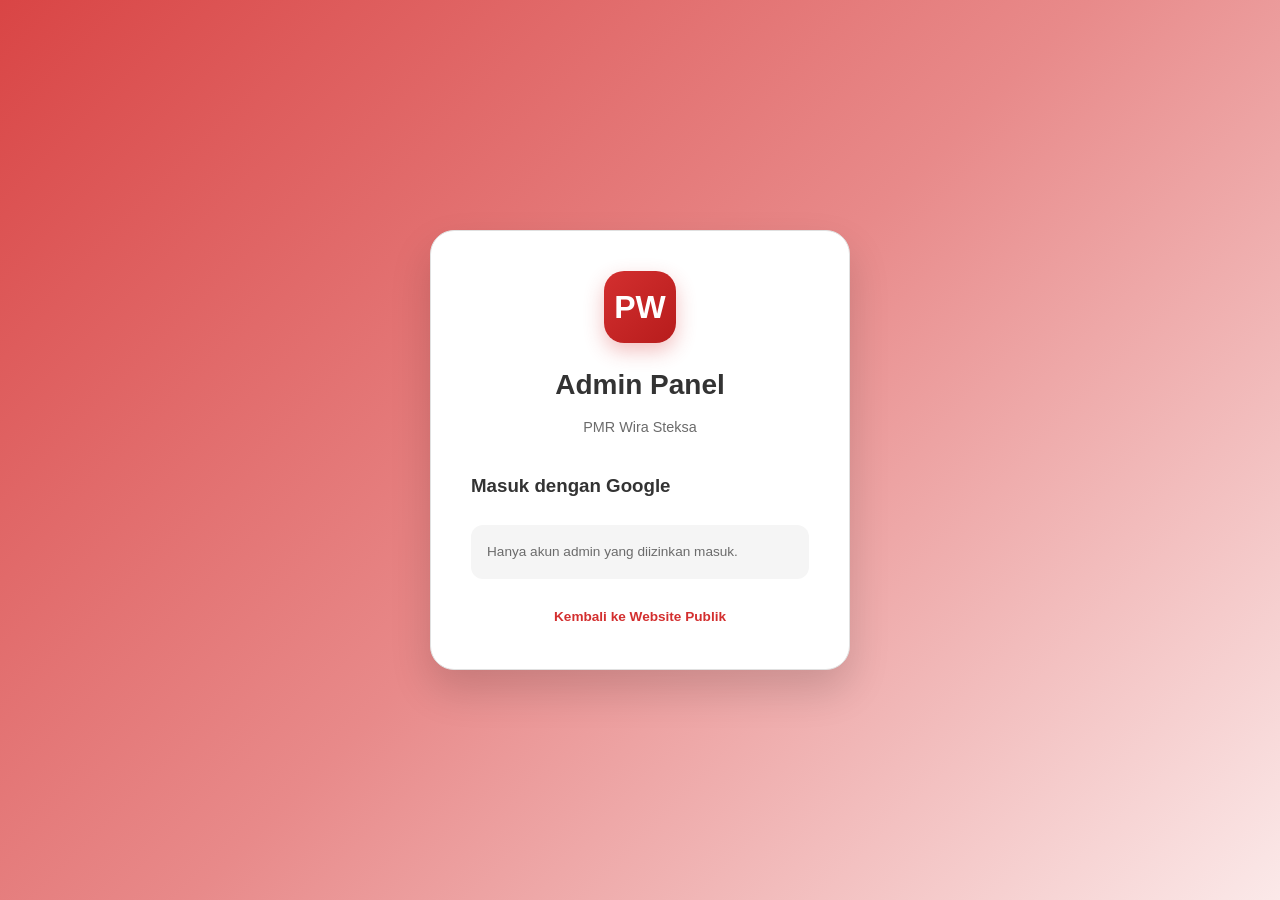
<file: admin/dashboard.html>
<!DOCTYPE html>
<html lang="id">
<head>
  <meta charset="UTF-8">
  <meta name="viewport" content="width=device-width, initial-scale=1.0">
  <title>Dashboard Admin - PMR Wira Steksa</title>
  <link rel="preconnect" href="https://fonts.googleapis.com">
  <link rel="preconnect" href="https://fonts.gstatic.com" crossorigin>
  <link href="https://fonts.googleapis.com/css2?family=Poppins:wght@400;500;600;700;800&display=swap" rel="stylesheet">
  <link rel="stylesheet" href="https://cdnjs.cloudflare.com/ajax/libs/font-awesome/6.5.0/css/all.min.css">
  <link rel="stylesheet" href="css/admin.css">
</head>
<body class="page-enter">
  <button class="admin-hamburger" id="hamburger" aria-label="Buka Menu"><i class="fa-solid fa-bars"></i></button>
  <div class="admin-overlay" id="overlay" onclick="toggleSidebar()"></div>

  <div class="admin-sidebar" id="sidebar">
    <div class="admin-sidebar-header">
      <div class="logo">PW</div>
      <h2>PMR Wira Steksa</h2>
      <p>Admin Panel</p>
    </div>
    <nav>
      <ul>
        <li><a href="dashboard.html" class="active" onclick="closeSidebar()"><i class="fa-solid fa-chart-pie"></i> Dashboard</a></li>
        <li><a href="pendaftaran.html" onclick="closeSidebar()"><i class="fa-solid fa-users"></i> Data Pendaftaran</a></li>
        <li><a href="konten.html" onclick="closeSidebar()"><i class="fa-solid fa-pen-to-square"></i> Ubah Isi Website</a></li>
        <li><a href="pengaturan.html" onclick="closeSidebar()"><i class="fa-solid fa-gear"></i> Pengaturan</a></li>
      </ul>
    </nav>
    <div class="admin-sidebar-footer">
      <button class="btn-logout" onclick="logout()"><i class="fa-solid fa-right-from-bracket"></i> Keluar</button>
    </div>
  </div>

  <div class="admin-main">
    <div class="admin-topbar">
      <h1><i class="fa-solid fa-chart-pie"></i> Dashboard</h1>
      <div class="admin-user">
        <div class="admin-user-avatar">PW</div>
        <div class="admin-user-info">
          <h3>Admin PMR</h3>
          <p>admin@pmrste.sch.id</p>
        </div>
      </div>
    </div>

    <div class="stats-grid">
      <div class="stat-card today">
        <div class="stat-icon"><i class="fa-solid fa-user-plus"></i></div>
        <div class="stat-number" id="statTotal">0</div>
        <div class="stat-label">Total Pendaftar</div>
      </div>
      <div class="stat-card">
        <div class="stat-icon"><i class="fa-solid fa-calendar-day"></i></div>
        <div class="stat-number" id="statToday">0</div>
        <div class="stat-label">Pendaftar Hari Ini</div>
      </div>
      <div class="stat-card pending">
        <div class="stat-icon"><i class="fa-solid fa-clock"></i></div>
        <div class="stat-number" id="statMenunggu">0</div>
        <div class="stat-label">Status Menunggu</div>
      </div>
      <div class="stat-card dipertimbangkan">
        <div class="stat-icon"><i class="fa-solid fa-eye"></i></div>
        <div class="stat-number" id="statDipertimbangkan">0</div>
        <div class="stat-label">Dipertimbangkan</div>
      </div>
      <div class="stat-card accepted">
        <div class="stat-icon"><i class="fa-solid fa-check-circle"></i></div>
        <div class="stat-number" id="statDiterima">0</div>
        <div class="stat-label">Sudah Diterima</div>
      </div>
      <div class="stat-card">
        <div class="stat-icon"><i class="fa-solid fa-times-circle"></i></div>
        <div class="stat-number" id="statDitolak">0</div>
        <div class="stat-label">Ditolak</div>
      </div>
    </div>

    <div class="quick-actions">
      <a href="pendaftaran.html" class="btn-quick">
        <i class="fa-solid fa-list"></i>
        <span>Lihat Semua Pendaftar</span>
      </a>
      <a href="konten.html" class="btn-quick">
        <i class="fa-solid fa-pen-to-square"></i>
        <span>Ubah Isi Website</span>
      </a>
      <a href="pengaturan.html" class="btn-quick">
        <i class="fa-solid fa-user-shield"></i>
        <span>Pengaturan Akun</span>
      </a>
    </div>

    <div class="card">
      <div class="card-header">
        <h3><i class="fa-solid fa-clock-rotate-left"></i> Aktivitas Terkini</h3>
        <a href="pendaftaran.html">Lihat Semua <i class="fa-solid fa-arrow-right"></i></a>
      </div>
      <div id="recentList" class="table-container">
        <!-- Data akan diisi oleh JavaScript -->
      </div>
    </div>
  </div>

  <script src="js/auth.js"></script>
  <script src="js/dashboard.js"></script>
</body>
</html>
</file>
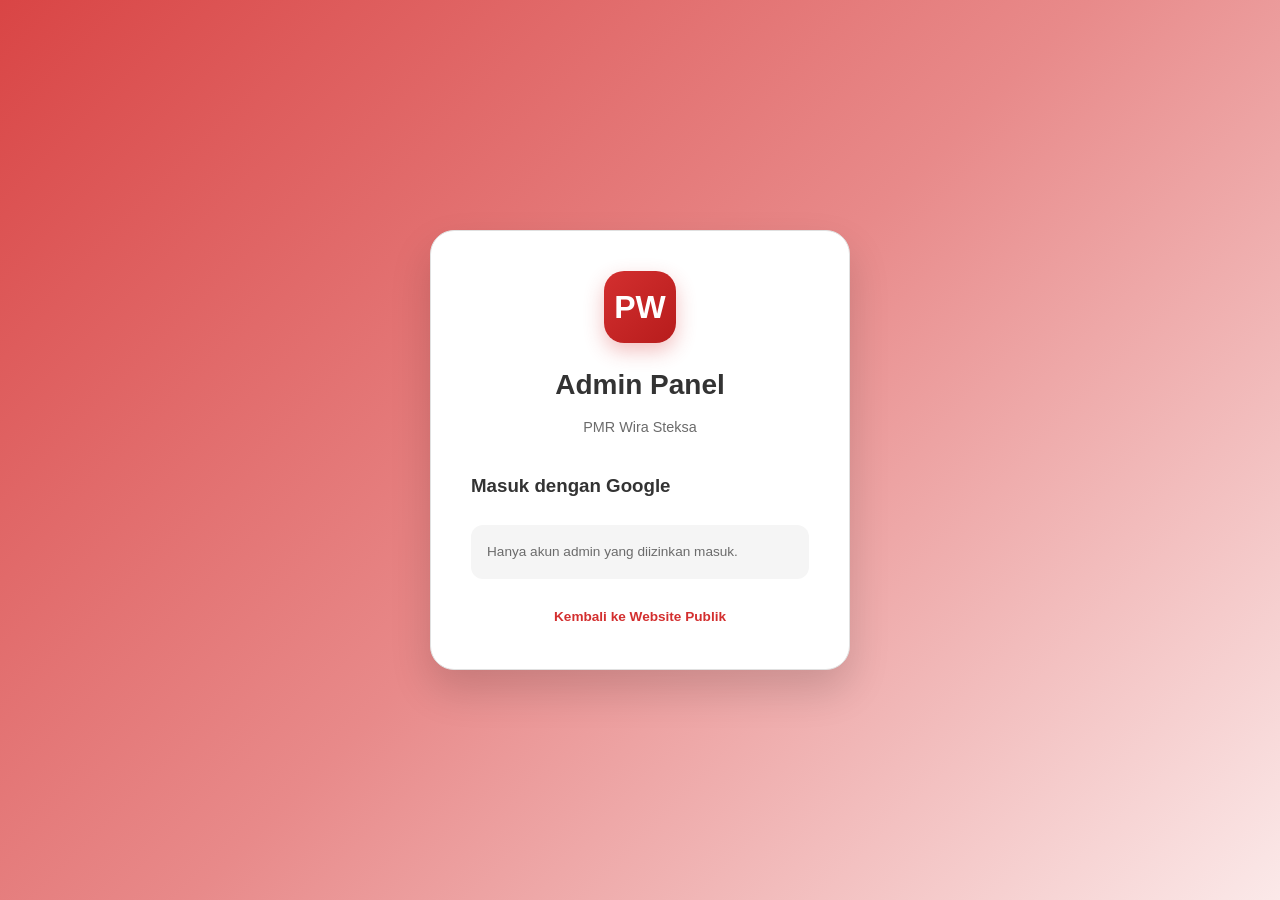
<file: admin/detail.html>
<!DOCTYPE html>
<html lang="id">
<head>
  <meta charset="UTF-8">
  <meta name="viewport" content="width=device-width, initial-scale=1.0">
  <title>Detail Pendaftar - PMR Wira Steksa</title>
  <link rel="preconnect" href="https://fonts.googleapis.com">
  <link rel="preconnect" href="https://fonts.gstatic.com" crossorigin>
  <link href="https://fonts.googleapis.com/css2?family=Poppins:wght@400;500;600;700;800&display=swap" rel="stylesheet">
  <link rel="stylesheet" href="https://cdnjs.cloudflare.com/ajax/libs/font-awesome/6.5.0/css/all.min.css">
  <link rel="stylesheet" href="css/admin.css">
  <style>
    .detail-body { padding: 8px 24px 16px; }
    .detail-row { padding: 14px 0; border-bottom: 1px solid #eee; }
    .detail-row:last-child { border-bottom: none; }
    .detail-label { font-size: 12px; font-weight: 600; text-transform: uppercase; color: #888; margin-bottom: 4px; }
    .detail-value { font-size: 15px; white-space: pre-wrap; word-break: break-word; }
    .aksi-judul { padding: 8px 24px 0; font-weight: 600; }
    .aksi-status { display: flex; flex-wrap: wrap; gap: 10px; padding: 12px 24px 16px; }
    .btn-aksi { border: none; border-radius: 10px; padding: 12px 18px; font-family: inherit; font-size: 14px; font-weight: 600; color: #fff; cursor: pointer; }
    .btn-aksi.terima { background: #2e9b57; }
    .btn-aksi.pikir { background: #e08a1e; }
    .btn-aksi.tolak { background: #c0392b; }
    .btn-aksi:disabled { opacity: .5; cursor: wait; }
    .pesan { padding: 0 24px 20px; font-size: 14px; }
    .kembali { display: inline-block; margin-bottom: 16px; color: #c0392b; font-weight: 600; text-decoration: none; }
  </style>
</head>
<body class="page-enter">
  <button class="admin-hamburger" id="hamburger" aria-label="Buka Menu"><i class="fa-solid fa-bars"></i></button>
  <div class="admin-overlay" id="overlay" onclick="toggleSidebar()"></div>

  <div class="admin-sidebar" id="sidebar">
    <div class="admin-sidebar-header">
      <div class="logo">PW</div>
      <h2>PMR Wira Steksa</h2>
      <p>Admin Panel</p>
    </div>
    <nav>
      <ul>
        <li><a href="dashboard.html" onclick="closeSidebar()"><i class="fa-solid fa-chart-pie"></i> Dashboard</a></li>
        <li><a href="pendaftaran.html" class="active" onclick="closeSidebar()"><i class="fa-solid fa-users"></i> Data Pendaftaran</a></li>
        <li><a href="pengaturan.html" onclick="closeSidebar()"><i class="fa-solid fa-gear"></i> Pengaturan</a></li>
      </ul>
    </nav>
    <div class="admin-sidebar-footer">
      <button class="btn-logout" onclick="logout()"><i class="fa-solid fa-right-from-bracket"></i> Keluar</button>
    </div>
  </div>

  <div class="admin-main">
    <div class="admin-topbar">
      <h1><i class="fa-solid fa-user"></i> Detail Pendaftar</h1>
      <div class="admin-user">
        <div class="admin-user-avatar">PW</div>
        <div class="admin-user-info">
          <h3>Admin PMR</h3>
          <p></p>
        </div>
      </div>
    </div>

    <a href="pendaftaran.html" class="kembali"><i class="fa-solid fa-arrow-left"></i> Kembali ke Data Pendaftaran</a>

    <div class="card">
      <div class="card-header">
        <h3 id="detailNama">Memuat data...</h3>
        <span id="detailStatus"></span>
      </div>
      <div id="detailIsi" class="detail-body"></div>

      <div id="blokAksi" style="display:none">
        <div class="aksi-judul">Keputusan Admin</div>
        <div class="aksi-status">
          <button class="btn-aksi terima" data-status="diterima"><i class="fa-solid fa-check"></i> Diterima</button>
          <button class="btn-aksi pikir" data-status="dipertimbangkan"><i class="fa-solid fa-eye"></i> Dipertimbangkan</button>
          <button class="btn-aksi tolak" data-status="ditolak"><i class="fa-solid fa-xmark"></i> Ditolak</button>
        </div>
      </div>
      <div class="pesan" id="pesan"></div>
    </div>
  </div>

  <script src="js/auth.js"></script>
  <script>
  (function () {
    'use strict';

    const API_URL =
      'https://script.google.com/macros/s/AKfycbxkZMFSUFp91J3q4CThO9lk0Hw8n445CXrM_I17AQuMmaDNDhGYKjYIDkhmrSCUHshFVA/exec';

    const statusLabel = {
      menunggu: 'Menunggu',
      dipertimbangkan: 'Dipertimbangkan',
      diterima: 'Diterima',
      ditolak: 'Ditolak'
    };

    let pendaftar = null;

    function el(id) { return document.getElementById(id); }

    function sesiHabis() {
      ['admin_logged_in', 'admin_email', 'admin_token']
        .forEach(k => sessionStorage.removeItem(k));
      alert('Sesi login habis. Silakan login lagi.');
      window.location.href = 'login.html';
    }

    function panggilApi(params) {
      return new Promise((resolve, reject) => {
        const token = sessionStorage.getItem('admin_token');
        if (!token) {
          reject(new Error('SESI_HABIS'));
          return;
        }

        const cb = 'cb_' + Date.now() + '_' + Math.floor(Math.random() * 100000);
        const query = new URLSearchParams(
          Object.assign({}, params, { token: token, callback: cb })
        );
        const script = document.createElement('script');
        const timer = setTimeout(() => {
          bersihkan();
          reject(new Error('Waktu habis. Coba lagi.'));
        }, 20000);

        function bersihkan() {
          clearTimeout(timer);
          script.remove();
          delete window[cb];
        }

        window[cb] = function (data) {
          bersihkan();
          resolve(data);
        };
        script.onerror = function () {
          bersihkan();
          reject(new Error('Gagal menghubungi AdminAPI. Periksa deployment.'));
        };
        script.src = API_URL + '?' + query.toString();
        document.body.appendChild(script);
      });
    }

    function escapeHTML(value) {
      return String(value ?? '').replace(/[&<>"']/g, char => ({
        '&': '&amp;',
        '<': '&lt;',
        '>': '&gt;',
        '"': '&quot;',
        "'": '&#39;'
      })[char]);
    }

    function formatWaktu(value) {
      const d = new Date(value);
      if (isNaN(d.getTime())) return value || '-';
      return d.toLocaleString('id-ID', {
        day: 'numeric',
        month: 'long',
        year: 'numeric',
        hour: '2-digit',
        minute: '2-digit'
      });
    }

    function baris(label, nilai) {
      return '<div class="detail-row">' +
        '<div class="detail-label">' + label + '</div>' +
        '<div class="detail-value">' + escapeHTML(nilai || '-') + '</div>' +
        '</div>';
    }

    function tampilkanStatus() {
      el('detailStatus').innerHTML =
        '<span class="status-badge status-' + escapeHTML(pendaftar.status) + '">' +
        (statusLabel[pendaftar.status] || 'Menunggu') + '</span>';
    }

    function tampilkan() {
      el('detailNama').textContent = pendaftar.nama || '-';
      el('detailIsi').innerHTML =
        baris('Nama', pendaftar.nama) +
        baris('Kelas', pendaftar.kelas) +
        baris('Waktu Mendaftar', formatWaktu(pendaftar.tanggal)) +
        baris('Alasan Bergabung', pendaftar.alasan) +
        baris('Harapan', pendaftar.harapan);
      tampilkanStatus();
      el('blokAksi').style.display = 'block';
    }

    async function muat() {
      const id = new URLSearchParams(window.location.search).get('id');

      try {
        if (!id) throw new Error('ID pendaftar tidak ditemukan di alamat halaman.');

        const hasil = await panggilApi({ action: 'pendaftaran' });

        if (!hasil.success) {
          if (/token|akses admin/i.test(hasil.message || '')) {
            sesiHabis();
            return;
          }
          throw new Error(hasil.message || 'Gagal mengambil data.');
        }

        pendaftar = (hasil.data || []).find(p => String(p.id) === String(id));
        if (!pendaftar) throw new Error('Data pendaftar tidak ditemukan.');

        tampilkan();

      } catch (error) {
        if (error.message === 'SESI_HABIS') {
          sesiHabis();
          return;
        }
        el('detailNama').textContent = 'Gagal memuat data';
        el('detailIsi').innerHTML = '<p>' + escapeHTML(error.message) + '</p>';
      }
    }

    async function ubahStatus(status) {
      if (!pendaftar) return;

      const yakin = confirm(
        'Ubah status ' + pendaftar.nama + ' menjadi "' + statusLabel[status] + '"?'
      );
      if (!yakin) return;

      const tombol = document.querySelectorAll('.btn-aksi');
      tombol.forEach(b => { b.disabled = true; });
      el('pesan').textContent = 'Menyimpan...';

      try {
        const hasil = await panggilApi({
          action: 'ubah-status',
          id: pendaftar.id,
          status: status
        });

        if (!hasil.success) {
          if (/token|akses admin/i.test(hasil.message || '')) {
            sesiHabis();
            return;
          }
          throw new Error(hasil.message || 'Gagal menyimpan status.');
        }

        pendaftar.status = status;
        tampilkanStatus();
        el('pesan').textContent =
          'Status berhasil diubah menjadi ' + statusLabel[status] + '.';

      } catch (error) {
        if (error.message === 'SESI_HABIS') {
          sesiHabis();
          return;
        }
        el('pesan').textContent = 'Gagal: ' + error.message;
      } finally {
        tombol.forEach(b => { b.disabled = false; });
      }
    }

    document.addEventListener('DOMContentLoaded', () => {
      const emailEl = document.querySelector('.admin-user-info p');
      const email = sessionStorage.getItem('admin_email');
      if (emailEl && email) emailEl.textContent = email;

      document.querySelectorAll('.btn-aksi').forEach(b => {
        b.addEventListener('click', () => ubahStatus(b.dataset.status));
      });

      muat();
    });
  })();
  </script>
</body>
</html>
</file>
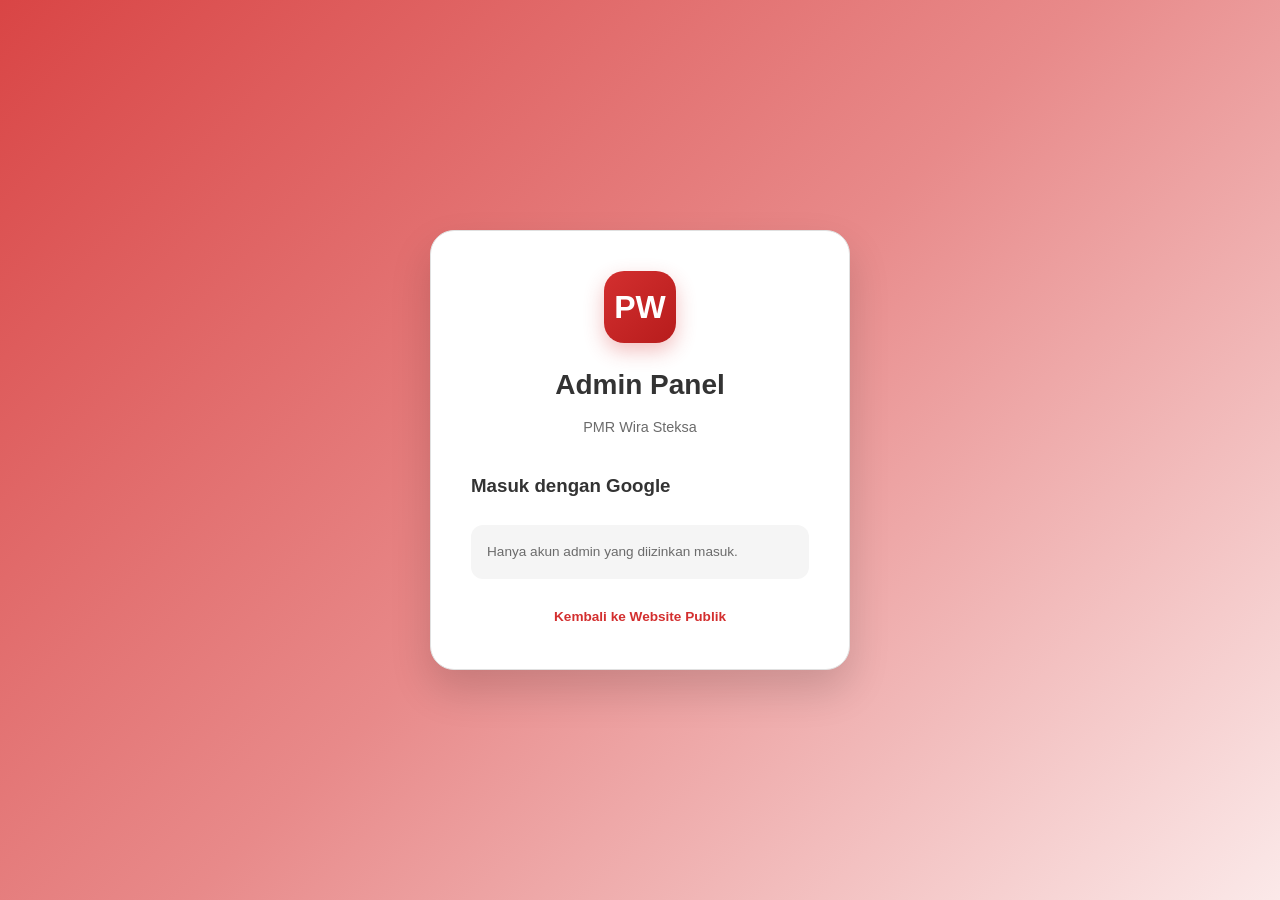
<file: admin/konten.html>
<!DOCTYPE html>
<html lang="id">
<head>
  <meta charset="UTF-8">
  <meta name="viewport" content="width=device-width, initial-scale=1.0">
  <title>Ubah Isi Website - PMR Wira Steksa</title>
  <link rel="preconnect" href="https://fonts.googleapis.com">
  <link rel="preconnect" href="https://fonts.gstatic.com" crossorigin>
  <link href="https://fonts.googleapis.com/css2?family=Poppins:wght@400;500;600;700;800&display=swap" rel="stylesheet">
  <link rel="stylesheet" href="https://cdnjs.cloudflare.com/ajax/libs/font-awesome/6.5.0/css/all.min.css">
  <link rel="stylesheet" href="css/admin.css">
  <style>
    .petunjuk { padding: 0 24px; font-size: 14px; color: #555; }
    .konten-body { padding: 8px 24px; }
    .konten-halaman { margin: 22px 0 10px; font-size: 16px; color: #c0392b; }
    .konten-item { margin-bottom: 14px; }
    .konten-item label { display: block; font-size: 13px; font-weight: 600; margin-bottom: 4px; }
    .konten-item small { color: #888; font-weight: 400; }
    .konten-item input, .konten-item textarea { width: 100%; padding: 10px 12px; border: 1px solid #ddd; border-radius: 8px; font-family: inherit; font-size: 14px; }
    .konten-aksi { padding: 8px 24px 24px; display: flex; align-items: center; gap: 12px; flex-wrap: wrap; }
    .btn-simpan { background: #c0392b; color: #fff; border: none; border-radius: 10px; padding: 12px 20px; font-family: inherit; font-size: 14px; font-weight: 600; cursor: pointer; }
    .btn-simpan:disabled { opacity: .5; cursor: wait; }
  </style>
</head>
<body class="page-enter">
  <button class="admin-hamburger" id="hamburger" aria-label="Buka Menu"><i class="fa-solid fa-bars"></i></button>
  <div class="admin-overlay" id="overlay" onclick="toggleSidebar()"></div>

  <div class="admin-sidebar" id="sidebar">
    <div class="admin-sidebar-header">
      <div class="logo">PW</div>
      <h2>PMR Wira Steksa</h2>
      <p>Admin Panel</p>
    </div>
    <nav>
      <ul>
        <li><a href="dashboard.html" onclick="closeSidebar()"><i class="fa-solid fa-chart-pie"></i> Dashboard</a></li>
        <li><a href="pendaftaran.html" onclick="closeSidebar()"><i class="fa-solid fa-users"></i> Data Pendaftaran</a></li>
        <li><a href="konten.html" class="active" onclick="closeSidebar()"><i class="fa-solid fa-pen-to-square"></i> Ubah Isi Website</a></li>
        <li><a href="pengaturan.html" onclick="closeSidebar()"><i class="fa-solid fa-gear"></i> Pengaturan</a></li>
      </ul>
    </nav>
    <div class="admin-sidebar-footer">
      <button class="btn-logout" onclick="logout()"><i class="fa-solid fa-right-from-bracket"></i> Keluar</button>
    </div>
  </div>

  <div class="admin-main">
    <div class="admin-topbar">
      <h1><i class="fa-solid fa-pen-to-square"></i> Ubah Isi Website</h1>
      <div class="admin-user">
        <div class="admin-user-avatar">PW</div>
        <div class="admin-user-info">
          <h3>Admin PMR</h3>
          <p></p>
        </div>
      </div>
    </div>

    <div class="card">
      <div class="card-header">
        <h3>Teks, Gambar, dan Tautan Website</h3>
      </div>
      <p class="petunjuk">
        Ubah isi kolom di bawah, lalu klik <b>Simpan Semua Perubahan</b>.
        Untuk melihat hasilnya, buka website dan tekan Ctrl+F5.
        Mengosongkan kolom berarti kembali ke teks bawaan.
      </p>
      <div id="daftarKonten" class="konten-body">Memuat data...</div>
      <div class="konten-aksi">
        <button class="btn-simpan" id="btnSimpan">Simpan Semua Perubahan</button>
        <span id="pesan"></span>
      </div>
    </div>
  </div>

  <script src="js/auth.js"></script>
  <script>
  (function () {
    'use strict';

    const API_URL =
      'https://script.google.com/macros/s/AKfycbxkZMFSUFp91J3q4CThO9lk0Hw8n445CXrM_I17AQuMmaDNDhGYKjYIDkhmrSCUHshFVA/exec';

    const HALAMAN = [
      { file: '../index.html', nama: 'Beranda' },
      { file: '../profil.html', nama: 'Profil' },
      { file: '../struktur.html', nama: 'Struktur Organisasi' },
      { file: '../kontak.html', nama: 'Kontak' },
      { file: '../pendaftaran.html', nama: 'Pendaftaran' },
      { file: '../formulir.html', nama: 'Formulir' }
    ];

    const ATRIBUT = [
      { attr: 'data-konten', tipe: 'teks' },
      { attr: 'data-konten-src', tipe: 'gambar' },
      { attr: 'data-konten-href', tipe: 'tautan' }
    ];

    const NAMA_TIPE = { teks: 'teks', gambar: 'alamat gambar', tautan: 'alamat tautan' };

    let daftarItem = [];

    function el(id) { return document.getElementById(id); }

    function sesiHabis() {
      ['admin_logged_in', 'admin_email', 'admin_token', 'admin_sesi']
        .forEach(k => sessionStorage.removeItem(k));
      alert('Sesi login habis. Silakan login lagi.');
      window.location.href = 'login.html';
    }

    function panggilApi(params, publik) {
      return new Promise((resolve, reject) => {
        const kirim = Object.assign({}, params);

        if (!publik) {
          const sesi = sessionStorage.getItem('admin_sesi');
          const token = sessionStorage.getItem('admin_token');
          if (sesi) {
            kirim.sesi = sesi;
          } else if (token) {
            kirim.token = token;
          } else {
            reject(new Error('SESI_HABIS'));
            return;
          }
        }

        const cb = 'cb_' + Date.now() + '_' + Math.floor(Math.random() * 100000);
        kirim.callback = cb;
        const script = document.createElement('script');
        const timer = setTimeout(() => {
          bersihkan();
          reject(new Error('Waktu habis. Coba lagi.'));
        }, 20000);

        function bersihkan() {
          clearTimeout(timer);
          script.remove();
          delete window[cb];
        }

        window[cb] = function (data) {
          bersihkan();
          resolve(data);
        };
        script.onerror = function () {
          bersihkan();
          reject(new Error('Gagal menghubungi AdminAPI. Periksa deployment.'));
        };
        script.src = API_URL + '?' + new URLSearchParams(kirim).toString();
        document.body.appendChild(script);
      });
    }

    async function bacaHalaman(h) {
      try {
        const res = await fetch(h.file, { cache: 'no-store' });
        if (!res.ok) return [];

        const html = await res.text();
        const dok = new DOMParser().parseFromString(html, 'text/html');
        const hasil = [];

        dok.querySelectorAll(
          '[data-konten], [data-konten-src], [data-konten-href]'
        ).forEach(node => {
          ATRIBUT.forEach(a => {
            const kunci = node.getAttribute(a.attr);
            if (!kunci) return;

            let bawaan = '';
            if (a.tipe === 'teks') bawaan = node.textContent.replace(/\s+/g, ' ').trim();
            if (a.tipe === 'gambar') bawaan = node.getAttribute('src') || '';
            if (a.tipe === 'tautan') bawaan = node.getAttribute('href') || '';

            hasil.push({
              kunci: kunci,
              tipe: a.tipe,
              bawaan: bawaan,
              halaman: h.nama,
              label: node.getAttribute('data-label') || kunci.replace(/_/g, ' ')
            });
          });
        });

        return hasil;
      } catch (error) {
        return [];
      }
    }

    function render() {
      const wadah = el('daftarKonten');
      wadah.innerHTML = '';

      if (!daftarItem.length) {
        wadah.textContent =
          'Belum ada bagian website yang ditandai. Tambahkan data-konten pada teks di halaman website.';
        return;
      }

      let halamanSekarang = null;

      daftarItem.forEach(item => {
        if (item.halaman !== halamanSekarang) {
          halamanSekarang = item.halaman;
          const judul = document.createElement('h4');
          judul.className = 'konten-halaman';
          judul.textContent = item.halaman;
          wadah.appendChild(judul);
        }

        const kotak = document.createElement('div');
        kotak.className = 'konten-item';

        const label = document.createElement('label');
        label.textContent = item.label + ' ';
        const kecil = document.createElement('small');
        kecil.textContent = '(' + NAMA_TIPE[item.tipe] + ')';
        label.appendChild(kecil);

        const panjang = item.tipe === 'teks' &&
          (item.awal.length > 60 || /\n/.test(item.awal));
        const input = document.createElement(panjang ? 'textarea' : 'input');
        if (panjang) {
          input.rows = 4;
        } else {
          input.type = 'text';
        }
        input.maxLength = 1500;
        input.value = item.awal;
        item.input = input;

        kotak.appendChild(label);
        kotak.appendChild(input);
        wadah.appendChild(kotak);
      });
    }

    async function muat() {
      try {
        const hasilKonten = await panggilApi({ action: 'konten-publik' }, true);
        const tersimpan =
          hasilKonten && hasilKonten.success && hasilKonten.data
            ? hasilKonten.data
            : {};

        const semua = await Promise.all(HALAMAN.map(bacaHalaman));
        const dilihat = new Set();
        daftarItem = [];

        semua.forEach(daftar => daftar.forEach(item => {
          if (dilihat.has(item.kunci)) return;
          dilihat.add(item.kunci);

          const punya =
            Object.prototype.hasOwnProperty.call(tersimpan, item.kunci) &&
            tersimpan[item.kunci] !== '';
          item.awal = punya ? tersimpan[item.kunci] : item.bawaan;
          daftarItem.push(item);
        }));

        render();
      } catch (error) {
        el('daftarKonten').textContent = 'Gagal memuat: ' + error.message;
      }
    }

    async function simpan() {
      const berubah = daftarItem.filter(i => i.input && i.input.value !== i.awal);
      const tombol = el('btnSimpan');

      if (!berubah.length) {
        el('pesan').textContent = 'Tidak ada perubahan.';
        return;
      }

      tombol.disabled = true;
      let sukses = 0;

      try {
        for (const item of berubah) {
          el('pesan').textContent =
            'Menyimpan ' + (sukses + 1) + ' dari ' + berubah.length + '...';

          const hasil = await panggilApi({
            action: 'konten-simpan',
            kunci: item.kunci,
            nilai: item.input.value
          });

          if (!hasil.success) {
            if (/token|sesi|akses admin/i.test(hasil.message || '')) {
              sesiHabis();
              return;
            }
            throw new Error(hasil.message || 'Gagal menyimpan.');
          }

          item.awal = item.input.value;
          sukses++;
        }

        el('pesan').textContent =
          sukses + ' perubahan tersimpan. Buka website lalu tekan Ctrl+F5.';

      } catch (error) {
        if (error.message === 'SESI_HABIS') {
          sesiHabis();
          return;
        }
        el('pesan').textContent =
          'Gagal: ' + error.message + ' (tersimpan: ' + sukses + ')';
      } finally {
        tombol.disabled = false;
      }
    }

    document.addEventListener('DOMContentLoaded', () => {
      const emailEl = document.querySelector('.admin-user-info p');
      const email = sessionStorage.getItem('admin_email');
      if (emailEl && email) emailEl.textContent = email;

      el('btnSimpan').addEventListener('click', simpan);
      muat();
    });
  })();
  </script>
</body>
</html>
</file>
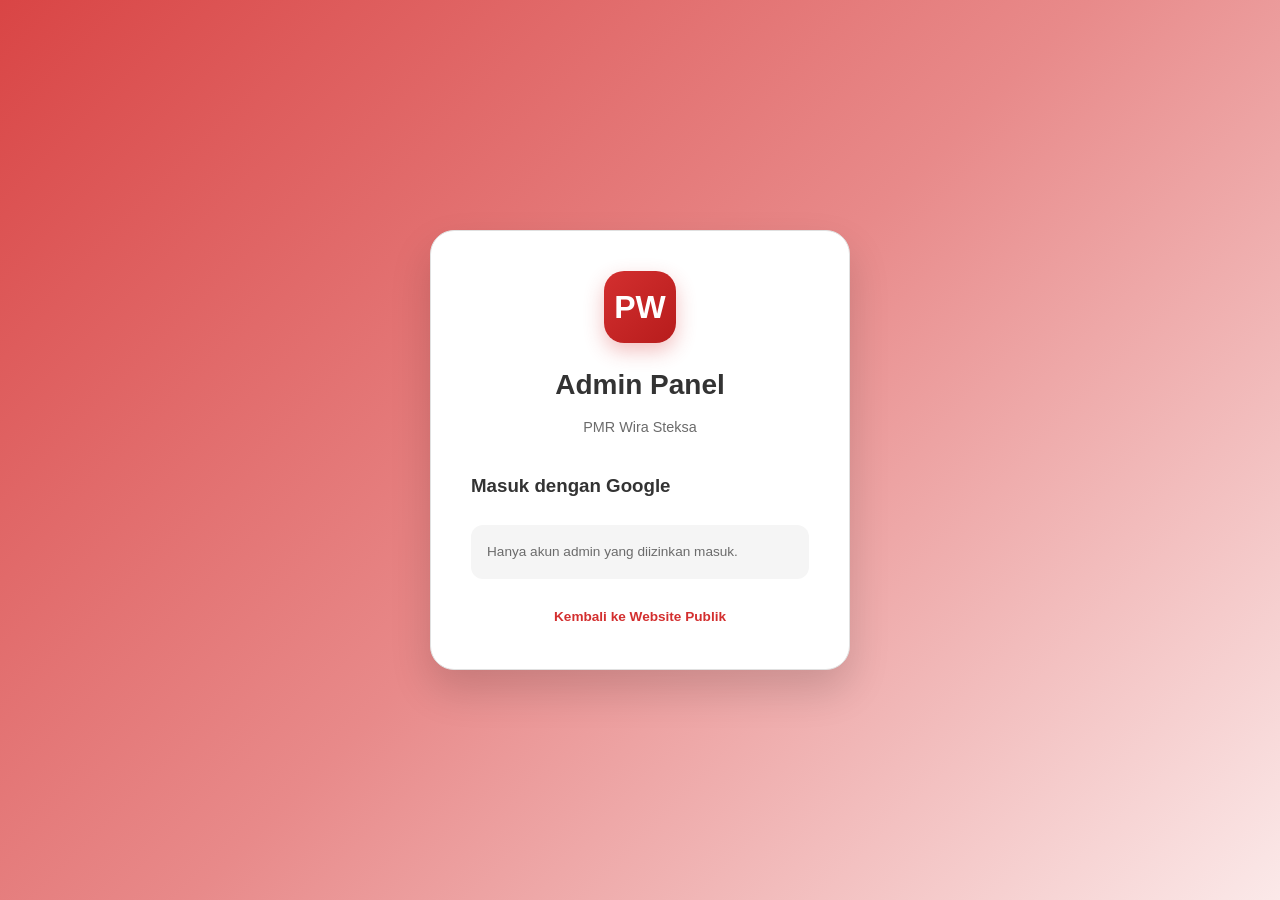
<file: admin/login.html>
<!DOCTYPE html>
<html lang="id">
<head>
  <meta charset="UTF-8">
  <meta name="viewport" content="width=device-width, initial-scale=1.0">
  <title>Login Admin - PMR Wira Steksa</title>

  <link rel="stylesheet" href="css/admin.css">
  <script src="https://accounts.google.com/gsi/client" async defer></script>
</head>
<body class="page-enter">
  <div class="login-container">
    <div class="login-card">
      <div class="login-header">
        <div class="login-logo">PW</div>
        <h1>Admin Panel</h1>
        <p>PMR Wira Steksa</p>
      </div>

      <h3>Masuk dengan Google</h3>

      <div id="tombol-google" style="display:flex;justify-content:center;"></div>

      <div class="auth-info">
        <p>Hanya akun admin yang diizinkan masuk.</p>
      </div>

      <div class="back-to-site">
        <a href="../../index.html">Kembali ke Website Publik</a>
      </div>
    </div>
  </div>

  <script src="js/auth.js"></script>
</body>
</html>
</file>
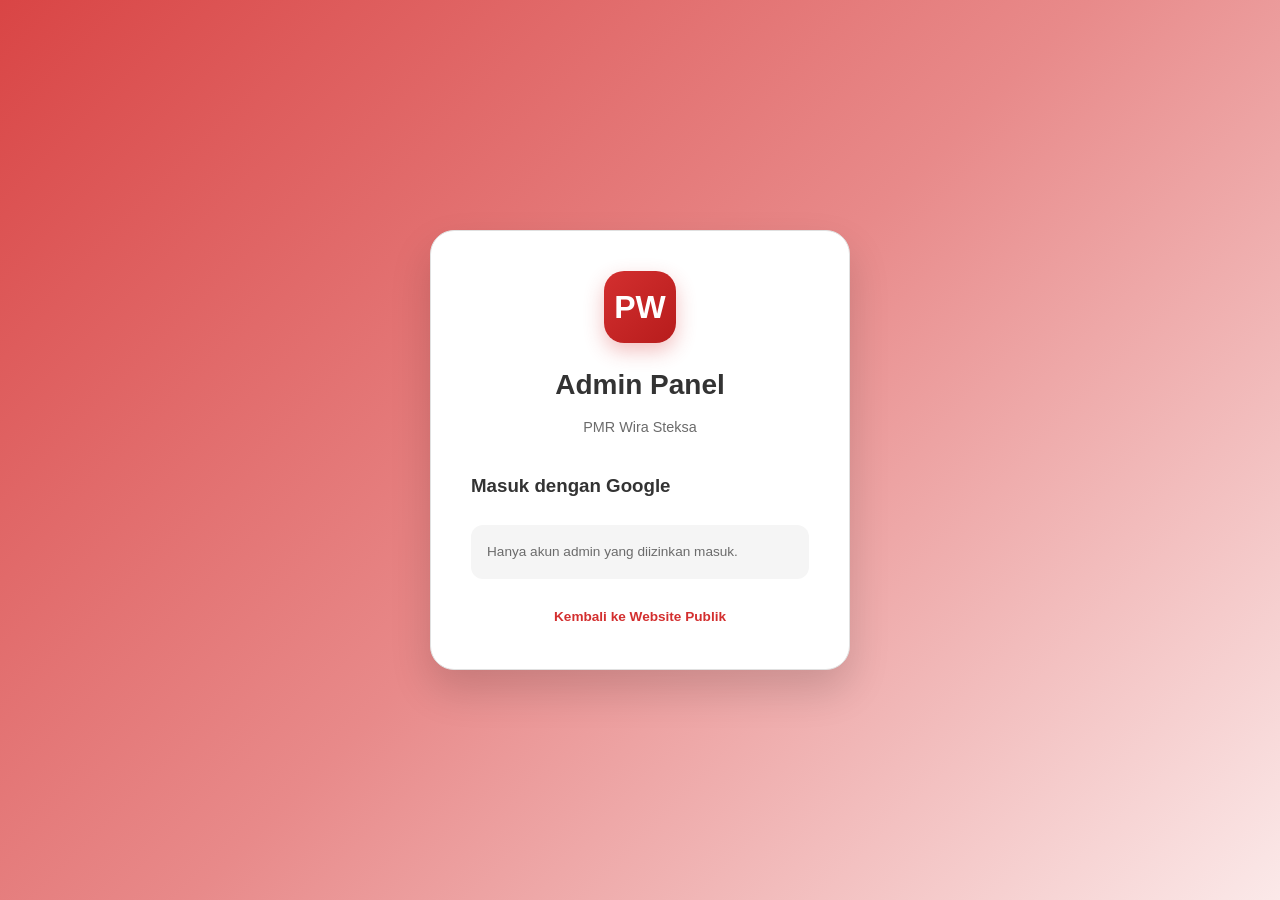
<file: admin/pendaftaran.html>
<!DOCTYPE html>
<html lang="id">
<head>
  <meta charset="UTF-8">
  <meta name="viewport" content="width=device-width, initial-scale=1.0">
  <title>Data Pendaftaran - PMR Wira Steksa</title>
  <link rel="preconnect" href="https://fonts.googleapis.com">
  <link rel="preconnect" href="https://fonts.gstatic.com" crossorigin>
  <link href="https://fonts.googleapis.com/css2?family=Poppins:wght@400;500;600;700;800&display=swap" rel="stylesheet">
  <link rel="stylesheet" href="https://cdnjs.cloudflare.com/ajax/libs/font-awesome/6.5.0/css/all.min.css">
  <link rel="stylesheet" href="css/admin.css">
</head>
<body class="page-enter">
  <button class="admin-hamburger" id="hamburger" aria-label="Buka Menu"><i class="fa-solid fa-bars"></i></button>
  <div class="admin-overlay" id="overlay" onclick="toggleSidebar()"></div>

  <div class="admin-sidebar" id="sidebar">
    <div class="admin-sidebar-header">
      <div class="logo">PW</div>
      <h2>PMR Wira Steksa</h2>
      <p>Admin Panel</p>
    </div>
    <nav>
      <ul>
        <li><a href="dashboard.html" onclick="closeSidebar()"><i class="fa-solid fa-chart-pie"></i> Dashboard</a></li>
        <li><a href="pendaftaran.html" class="active" onclick="closeSidebar()"><i class="fa-solid fa-users"></i> Data Pendaftaran</a></li>
        <li><a href="pengaturan.html" onclick="closeSidebar()"><i class="fa-solid fa-gear"></i> Pengaturan</a></li>
      </ul>
    </div>
    <div class="admin-sidebar-footer">
      <button class="btn-logout" onclick="logout()"><i class="fa-solid fa-right-from-bracket"></i> Keluar</button>
    </div>
  </div>

  <div class="admin-main">
    <div class="admin-topbar">
      <h1><i class="fa-solid fa-users"></i> Data Pendaftaran</h1>
      <a href="dashboard.html" class="btn-secondary"><i class="fa-solid fa-arrow-left"></i> Kembali</a>
    </div>

    <div class="search-filter">
      <div class="search-box">
        <i class="fa-solid fa-magnifying-glass"></i>
        <input type="text" id="searchInput" placeholder="Cari nama, kelas, atau alasan...">
      </div>
      <button class="filter-chip active" id="filterSemua" onclick="filterStatus('semua')">Semua Pendaftar</button>
      <button class="filter-chip" id="filterMenunggu" onclick="filterStatus('menunggu')">Menunggu</button>
      <button class="filter-chip" id="filterDipertimbangkan" onclick="filterStatus('dipertimbangkan')">Dipertimbangkan</button>
      <button class="filter-chip" id="filterDiterima" onclick="filterStatus('diterima')">Diterima</button>
      <button class="filter-chip" id="filterDitolak" onclick="filterStatus('ditolak')">Ditolak</button>
    </div>

    <div class="card">
      <div class="card-header">
        <h3><i class="fa-solid fa-table-list"></i> Daftar Pendaftar</h3>
      </div>
      <div class="table-container">
        <table>
          <thead>
            <tr>
              <th>Nama</th>
              <th>Kelas</th>
              <th>Tanggal</th>
              <th>Status</th>
              <th>Aksi</th>
            </tr>
          </thead>
          <tbody id="pendaftaranTable">
            <!-- Data akan diisi oleh JavaScript -->
          </tbody>
        </table>
      </div>
    </div>
  </div>

  <script src="js/auth.js"></script>
  <script src="js/pendaftaran.js"></script>
</body>
</html>
</file>
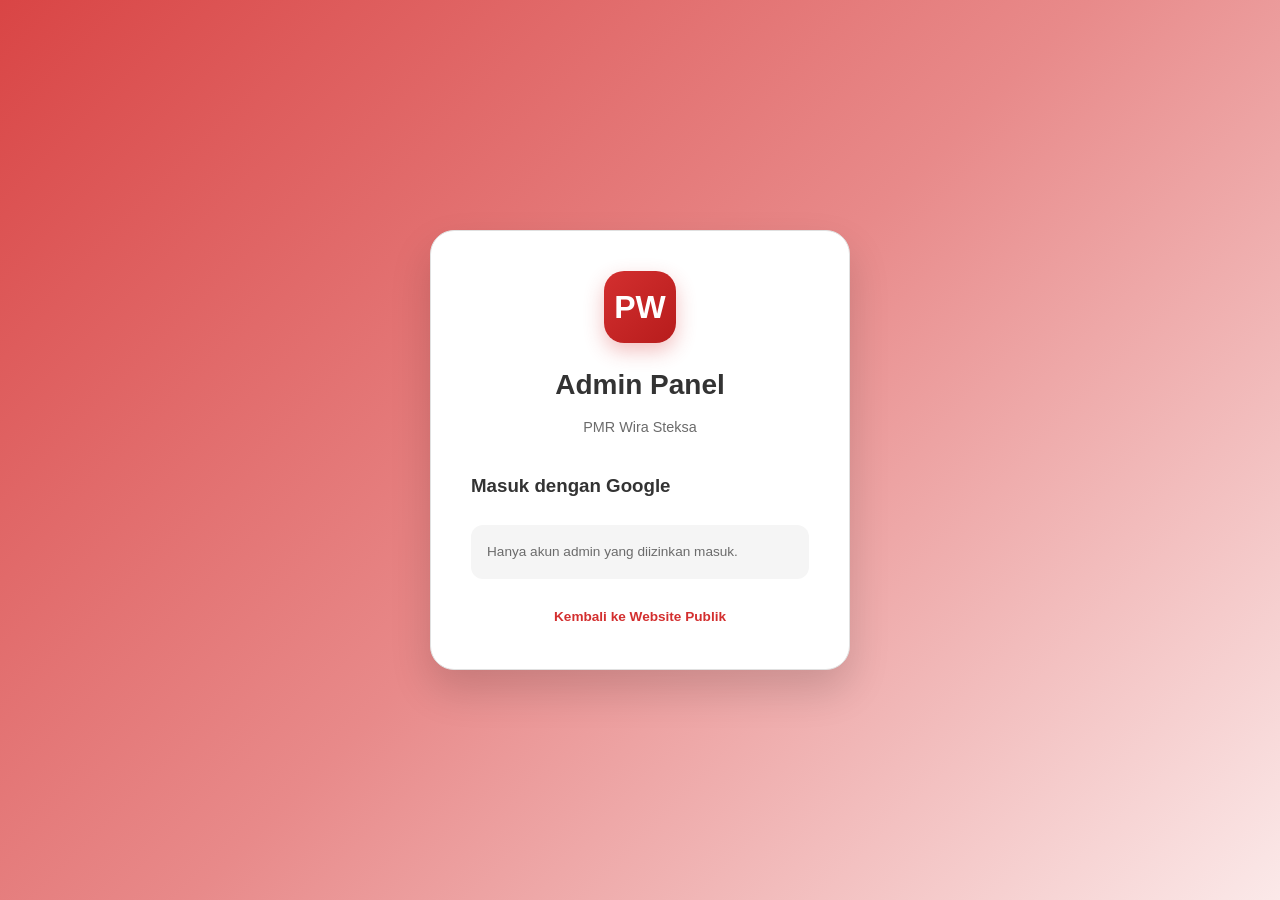
<file: admin/pengaturan.html>
<!DOCTYPE html>
<html lang="id">
<head>
  <meta charset="UTF-8">
  <meta name="viewport" content="width=device-width, initial-scale=1.0">
  <title>Pengaturan Akun - PMR Wira Steksa</title>
  <link rel="preconnect" href="https://fonts.googleapis.com">
  <link rel="preconnect" href="https://fonts.gstatic.com" crossorigin>
  <link href="https://fonts.googleapis.com/css2?family=Poppins:wght@400;500;600;700;800&display=swap" rel="stylesheet">
  <link rel="stylesheet" href="https://cdnjs.cloudflare.com/ajax/libs/font-awesome/6.5.0/css/all.min.css">
  <link rel="stylesheet" href="css/admin.css">
</head>
<body class="page-enter">
  <button class="admin-hamburger" id="hamburger" aria-label="Buka Menu"><i class="fa-solid fa-bars"></i></button>
  <div class="admin-overlay" id="overlay" onclick="toggleSidebar()"></div>

  <div class="admin-sidebar" id="sidebar">
    <div class="admin-sidebar-header">
      <div class="logo">PW</div>
      <h2>PMR Wira Steksa</h2>
      <p>Admin Panel</p>
    </div>
    <nav>
      <ul>
        <li><a href="dashboard.html" onclick="closeSidebar()"><i class="fa-solid fa-chart-pie"></i> Dashboard</a></li>
        <li><a href="pendaftaran.html" onclick="closeSidebar()"><i class="fa-solid fa-users"></i> Data Pendaftaran</a></li>
        <li><a href="pengaturan.html" class="active" onclick="closeSidebar()"><i class="fa-solid fa-gear"></i> Pengaturan</a></li>
      </ul>
    </div>
    <div class="admin-sidebar-footer">
      <button class="btn-logout" onclick="logout()"><i class="fa-solid fa-right-from-bracket"></i> Keluar</button>
    </div>
  </div>

  <div class="admin-main">
    <div class="admin-topbar">
      <h1><i class="fa-solid fa-gear"></i> Pengaturan Akun</h1>
      <a href="dashboard.html" class="btn-secondary"><i class="fa-solid fa-arrow-left"></i> Kembali</a>
    </div>

    <div class="card" style="max-width: 520px; margin: 0 auto;">
      <div class="card-header">
        <h3><i class="fa-solid fa-user-shield"></i> Profil Admin</h3>
      </div>

      <form id="formPengaturan" onsubmit="return simpanPengaturan(event)">
        <div class="form-group">
          <label>Nama Lengkap</label>
          <input type="text" value="Admin PMR" disabled>
        </div>
        <div class="form-group">
          <label>Email Admin</label>
          <input type="email" value="admin@pmrste.sch.id" disabled>
        </div>
        <div class="form-group">
          <label>Password Baru</label>
          <input type="password" id="inputPassword" placeholder="Masukkan password baru">
        </div>
        <div class="form-group">
          <label>Konfirmasi Password</label>
          <input type="password" id="inputKonfirmasi" placeholder="Konfirmasi password baru">
        </div>
        <button type="submit" class="btn-primary mt-16">Simpan Perubahan</button>
      </form>

      <div class="text-center mt-16">
        <button type="button" class="btn-secondary" onclick="logout()"><i class="fa-solid fa-right-from-bracket"></i> Keluar dari Akun</button>
      </div>
    </div>
  </div>

  <script src="js/auth.js"></script>
</body>
</html>
</file>
<file: css/style.css>
﻿/* ============================================================
   PMR WIRA SMK NEGERI 1 SAGARANTEN
   Stylesheet tunggal untuk semua halaman
   ============================================================ */

/* ---------- Variabel Warna ---------- */
:root {
  --merah-utama: #D32F2F;
  --merah-judul: #D62828;
  --merah-hover: #B71C1C;
  --koral: #D94545;
  --merah-muda: #E88A8A;
  --pink-muda: #FDE8EA;
  --pink-header: #FBE9E9;
  --garis-pisah: #FCE4E7;
  --abu: #6B6B6B;
  --gelap: #333;
  --wa: #25D366;
}

/* ---------- Reset & Dasar ---------- */
* { margin: 0; padding: 0; box-sizing: border-box; }
html { scroll-behavior: smooth; font-family: 'Poppins', sans-serif; }
body {
  font-family: 'Poppins', sans-serif;
  background: linear-gradient(135deg, var(--koral), var(--merah-muda), var(--pink-header));
  min-height: 100vh; color: var(--gelap); line-height: 1.6;
  overflow-x: hidden;
}
a { color: inherit; text-decoration: none; }
ul, ol { list-style: none; }
img { display: block; max-width: 100%; height: auto; }

/* ---------- Reveal (Scroll Reveal) ---------- */
html.reveal-ready .reveal {
  opacity: 0; transform: translateY(20px);
  transition: opacity 0.6s ease, transform 0.6s ease;
}
html.reveal-ready .reveal.is-visible {
  opacity: 1; transform: translateY(0);
}
@media (prefers-reduced-motion: reduce) {
  html.reveal-ready .reveal { opacity: 1; transform: none; transition: none; }
}

/* ---------- Layout Umum ---------- */
.container {
  max-width: 520px; width: 100%; margin: 0 auto;
  padding: 0 16px; box-sizing: border-box;
}
.struktur .container { max-width: 900px; }
.card {
  background: #fff; border-radius: 22px; padding: 24px;
  margin-bottom: 20px; width: 100%; min-width: 0;
  overflow-wrap: anywhere;
  box-shadow: 0 4px 12px rgba(0,0,0,0.06);
  border: 1px solid rgba(0,0,0,0.03);
}
.card .section-title {
  display: flex; align-items: center; gap: 10px;
  color: var(--merah-judul); font-weight: 700; font-size: 1.15rem;
  margin-bottom: 14px; text-align: left;
}
.card .section-title i { color: var(--merah-utama); font-size: 1.2rem; }
.card .section-divider {
  height: 1px; background: var(--garis-pisah);
  margin-bottom: 16px; border: none;
}
.item {
  background: var(--pink-muda); border-radius: 16px; padding: 16px;
  margin-bottom: 12px; display: flex; flex-direction: column;
  gap: 6px; align-items: center; text-align: center;
}
.item.misi-item {
  align-items: flex-start; text-align: left; flex-direction: row;
}
.item .item-icon { color: var(--merah-utama); font-size: 1.15rem; width: 24px; text-align: center; }
.item .item-judul { color: var(--merah-judul); font-weight: 600; font-size: 0.95rem; }
.item .item-desc { color: var(--gelap); font-size: 0.9rem; opacity: 0.9; }
/* ---------- Header ---------- */
header {
  background: var(--pink-header);
  text-align: center;
  padding: 20px 16px 16px;
  position: relative;
  width: 100%;
  z-index: 100;
}
.logo-wrap {
  width: 130px;
  height: 130px;
  margin: 0 auto 10px;
  border-radius: 50%;
  background: #fff;
  padding: 10px;
  box-shadow: 0 6px 18px rgba(211, 47, 47, 0.18);
  border: 1px solid rgba(0, 0, 0, 0.06);
  position: relative;
  z-index: 2;
  pointer-events: auto;
}
.logo-wrap img {
  width: 100%;
  height: 100%;
  object-fit: contain;
  border-radius: 40%;
  display: block;
}
.logo-fallback {
  width: 100%;
  height: 100%;
  border-radius: 50%;
  background: linear-gradient(135deg, var(--merah-utama), var(--koral));
  display: flex;
  align-items: center;
  justify-content: center;
  color: #fff;
  font-weight: 800;
  font-size: 1.6rem;
  font-family: 'Poppins', sans-serif;
  display: none;
}
.logo-wrap::before,
.logo-wrap::after {
  content: '';
  position: absolute;
  inset: 0;
  border-radius: 50%;
  border: 2px solid var(--merah-muda);
  z-index: 1;
  pointer-events: none;
  animation: logoRing 3s ease-in-out infinite;
}
.logo-wrap::after {
  animation-delay: 1.5s;
}
@keyframes logoRing {
  0% { transform: scale(1); opacity: 0.5; }
  100% { transform: scale(1.25); opacity: 0; }
}
@media (max-width: 399px) {
  .logo-wrap { width: 110px; height: 110px; }
}

/* Hamburger */
.hamburger {
  position: absolute;
  top: 16px;
  right: 16px;
  width: 50px;
  height: 50px;
  background: var(--merah-utama);
  border: none;
  border-radius: 50%;
  color: #fff;
  font-size: 1.5rem;
  display: flex;
  align-items: center;
  justify-content: center;
  cursor: pointer;
  z-index: 200;
  box-shadow: 0 4px 12px rgba(211, 47, 47, 0.25);
  transition: transform 0.2s ease;
}
.hamburger:active { transform: scale(0.95); }
.hamburger .hamburger-x { display: none; }
.hamburger.active .hamburger-bars { display: none; }
.hamburger.active .hamburger-x { display: block; }

/* Dropdown menu */
.nav-dropdown {
  position: absolute;
  top: 100%;
  right: 16px;
  left: 16px;
  background: #fff;
  border-radius: 16px;
  box-shadow: 0 8px 24px rgba(0, 0, 0, 0.12);
  padding: 16px;
  display: none;
  flex-direction: column;
  gap: 8px;
  z-index: 150;
  border: 1px solid rgba(0, 0, 0, 0.06);
  transform-origin: top;
  opacity: 0;
  transform: translateY(-10px);
  transition: opacity 0.25s ease, transform 0.25s ease;
}
.nav-dropdown.open {
  display: flex;
  opacity: 1;
  transform: translateY(0);
}
.nav-dropdown a {
  display: block;
  padding: 12px 16px;
  border-radius: 10px;
  color: var(--gelap);
  font-weight: 500;
  font-size: 0.95rem;
  transition: background 0.2s ease, color 0.2s ease;
}
.nav-dropdown a:hover,
.nav-dropdown a:focus {
  background: var(--pink-muda);
  color: var(--merah-utama);
}
.nav-overlay {
  position: fixed;
  inset: 0;
  background: rgba(0, 0, 0, 0.3);
  z-index: 140;
  display: none;
  backdrop-filter: blur(2px);
}
.nav-overlay.open { display: block; }

.page-title {
  color: var(--merah-judul);
  font-weight: 800;
  font-size: 1.15rem;
  text-transform: uppercase;
  letter-spacing: 0.5px;
  margin-bottom: 6px;
}
.page-subtitle {
  color: var(--abu);
  font-size: 0.95rem;
  font-weight: 500;
  margin-bottom: 10px;
}
.header-divider {
  display: flex;
  align-items: center;
  gap: 12px;
  margin: 12px auto 4px;
  justify-content: center;
}
.hd-line {
  flex: 1;
  height: 2px;
  max-width: 70px;
  background: linear-gradient(to right, transparent, var(--merah-muda));
}
.hd-cross {
  width: 28px;
  height: 28px;
  background: var(--merah-utama);
  border-radius: 50%;
  display: flex;
  align-items: center;
  justify-content: center;
  flex-shrink: 0;
  animation: crossPulse 2.4s ease-in-out infinite;
}
.hd-cross i { color: #fff; font-size: 14px; }
@keyframes crossPulse {
  0%, 100% { transform: scale(1); }
  50% { transform: scale(1.12); }
}

/* ---------- Tombol Kembali ---------- */
.btn-back {
  display: inline-block;
  background: var(--merah-utama);
  color: #fff;
  font-weight: 600;
  font-size: 0.95rem;
  padding: 12px 28px;
  border-radius: 50px;
  border: 2px solid #fff;
  box-shadow: 0 4px 12px rgba(211, 47, 47, 0.2);
  margin-bottom: 20px;
  transition: transform 0.2s ease, background 0.2s ease, box-shadow 0.2s ease;
  cursor: pointer;
  text-align: left;
}
.btn-back:hover,
.btn-back:focus {
  background: var(--merah-hover);
  transform: translateY(-2px);
  box-shadow: 0 6px 16px rgba(211, 47, 47, 0.3);
}
.btn-back:active { transform: scale(0.97); }

/* ---------- Konten Area ---------- */
.content-area { margin-top: 8px; }
/* ---------- Beranda: Menu Cards ---------- */
.menu-card {
  display: block;
  background: #fff;
  border-radius: 22px;
  padding: 24px;
  margin-bottom: 18px;
  text-align: center;
  box-shadow: 0 4px 12px rgba(0, 0, 0, 0.06);
  border: 1px solid rgba(0, 0, 0, 0.03);
  transition: transform 0.25s ease, box-shadow 0.25s ease;
  position: relative;
  overflow: hidden;
}
.menu-card:hover,
.menu-card:focus-within {
  transform: translateY(-4px);
  box-shadow: 0 12px 28px rgba(0, 0, 0, 0.12);
}
.menu-card .icon-box {
  width: 80px;
  height: 80px;
  background: var(--pink-muda);
  border-radius: 20px;
  margin: 0 auto 14px;
  display: flex;
  align-items: center;
  justify-content: center;
  transition: background 0.25s ease, color 0.25s ease;
}
.menu-card .icon-box i {
  color: var(--merah-utama);
  font-size: 1.8rem;
  transition: color 0.25s ease;
}
.menu-card:hover .icon-box,
.menu-card:focus-within .icon-box {
  background: linear-gradient(135deg, var(--merah-utama), var(--koral));
}
.menu-card:hover .icon-box i,
.menu-card:focus-within .icon-box i {
  color: #fff;
}
.menu-card .menu-label {
  font-weight: 600;
  font-size: 1rem;
  color: var(--gelap);
}

/* ---------- Profil: Tagline Typing ---------- */
.tagline-typing {
  display: inline-block;
  font-style: italic;
  color: var(--abu);
  font-size: 1rem;
  margin-top: 8px;
}
.typing-cursor {
  display: inline-block;
  width: 2px;
  background: var(--merah-utama);
  margin-left: 2px;
  animation: blink 1s infinite;
  vertical-align: middle;
}
@keyframes blink {
  0%, 100% { opacity: 1; }
  50% { opacity: 0; }
}
@media (prefers-reduced-motion: reduce) {
  .typing-cursor { animation: none; opacity: 1; }
}
.tagline-shine {
  position: relative;
  overflow: hidden;
}
.tagline-shine::after {
  content: '';
  position: absolute;
  inset: 0;
  background: linear-gradient(90deg, transparent, rgba(255,255,255,0.6), transparent);
  transform: translateX(-100%);
  animation: shine 6s ease-in-out infinite;
  pointer-events: none;
}
@keyframes shine {
  0%, 80%, 100% { transform: translateX(-100%); }
  90% { transform: translateX(100%); }
}
@media (prefers-reduced-motion: reduce) {
  .tagline-shine::after { animation: none; display: none; }
}

/* ---------- Struktur: Search & Filter ---------- */
.struktur-header { margin-bottom: 16px; }
.search-box { position: relative; margin-bottom: 12px; }
.search-box input {
  width: 100%;
  padding: 12px 44px 12px 16px;
  border: 2px solid var(--garis-pisah);
  border-radius: 12px;
  font-family: 'Poppins', sans-serif;
  font-size: 0.95rem;
  background: #fff;
  box-sizing: border-box;
}
.search-box input:focus {
  outline: none;
  border-color: var(--merah-utama);
}
.search-box .search-icon {
  position: absolute;
  left: 14px;
  top: 50%;
  transform: translateY(-50%);
  color: var(--abu);
  font-size: 1rem;
}
.search-box .btn-clear {
  position: absolute;
  right: 10px;
  top: 50%;
  transform: translateY(-50%);
  background: none;
  border: none;
  color: var(--abu);
  font-size: 1.2rem;
  cursor: pointer;
  display: none;
  padding: 4px;
}
.filter-chips {
  display: flex;
  gap: 8px;
  overflow-x: auto;
  padding-bottom: 8px;
  margin-bottom: 12px;
  scrollbar-width: thin;
  scrollbar-color: var(--merah-muda) transparent;
}
.filter-chips::-webkit-scrollbar { height: 6px; }
.filter-chips::-webkit-scrollbar-track { background: transparent; }
.filter-chips::-webkit-scrollbar-thumb {
  background: var(--merah-muda);
  border-radius: 3px;
}
.filter-chip {
  padding: 8px 16px;
  border: 2px solid var(--merah-utama);
  border-radius: 50px;
  font-size: 0.85rem;
  font-weight: 600;
  color: var(--merah-utama);
  background: #fff;
  cursor: pointer;
  white-space: nowrap;
  transition: all 0.2s ease;
  flex-shrink: 0;
}
.filter-chip.active {
  background: var(--merah-utama);
  color: #fff;
}
.filter-chip:focus { outline: 2px solid var(--merah-utama); }
.result-info {
  font-size: 0.85rem;
  color: var(--abu);
  margin-bottom: 12px;
  font-weight: 500;
}
.no-results {
  text-align: center;
  padding: 32px 16px;
  background: #fff;
  border-radius: 22px;
  color: var(--abu);
}
.no-results button {
  margin-top: 12px;
  background: var(--merah-utama);
  color: #fff;
  border: none;
  padding: 10px 20px;
  border-radius: 8px;
  font-family: 'Poppins', sans-serif;
  font-weight: 600;
  cursor: pointer;
}
.no-results button:hover { background: var(--merah-hover); }
/* ---------- Struktur: Timeline & Cards ---------- */
.timeline-group { margin-bottom: 24px; position: relative; }
.timeline-group .group-line {
  position: absolute;
  left: 22px;
  top: 48px;
  bottom: 20px;
  width: 2px;
  background: linear-gradient(to bottom, var(--merah-muda), var(--pink-muda));
  z-index: 0;
}
@media (max-width: 479px) {
  .timeline-group .group-line {
    left: 16px;
    top: 44px;
  }
}
.group-marker {
  position: relative;
  z-index: 2;
  display: flex;
  align-items: center;
  gap: 10px;
  margin-bottom: 14px;
}
.group-marker .group-badge {
  width: 34px;
  height: 34px;
  border-radius: 50%;
  background: #fff;
  border: 2px solid var(--merah-utama);
  display: flex;
  align-items: center;
  justify-content: center;
  flex-shrink: 0;
}
.group-marker .group-badge i {
  color: var(--merah-utama);
  font-size: 1.1rem;
}
.group-marker .group-name {
  font-weight: 700;
  color: var(--merah-judul);
  font-size: 0.95rem;
  white-space: nowrap;
}
@media (max-width: 479px) {
  .group-marker { gap: 8px; }
  .group-marker .group-name { font-size: 0.85rem; }
}
.member-card {
  background: #fff;
  border-radius: 16px;
  padding: 16px;
  margin-bottom: 14px;
  border: 1px solid rgba(0, 0, 0, 0.06);
  box-shadow: 0 4px 12px rgba(0, 0, 0, 0.06);
  transition: transform 0.2s ease, box-shadow 0.2s ease;
  position: relative;
  overflow: hidden;
}
.member-card:hover,
.member-card:focus {
  transform: translateY(-3px);
  box-shadow: 0 8px 20px rgba(0, 0, 0, 0.1);
}
.member-card.single {
  max-width: 360px;
  margin: 0 auto;
  text-align: center;
}
.member-grid {
  display: grid;
  grid-template-columns: 1fr;
  gap: 14px;
}
@media (min-width: 600px) {
  .member-grid { grid-template-columns: 1fr 1fr; }
}
.member-avatar {
  width: 100px;
  height: 100px;
  border-radius: 50%;
  object-fit: cover;
  border: 3px solid var(--pink-muda);
  background: linear-gradient(135deg, var(--merah-utama), var(--koral));
  margin: 0 auto 12px;
  display: block;
}
.member-card.single .member-avatar {
  width: 120px;
  height: 120px;
  margin-bottom: 14px;
}
.member-avatar-fallback {
  width: 100%;
  height: 100%;
  border-radius: 50%;
  background: linear-gradient(135deg, var(--merah-utama), var(--koral));
  display: flex;
  align-items: center;
  justify-content: center;
  color: #fff;
  font-weight: 800;
  font-size: 1.5rem;
}
.member-name {
  color: var(--merah-judul);
  font-weight: 700;
  font-size: 0.95rem;
  margin-bottom: 4px;
}
.member-role {
  background: var(--merah-utama);
  color: #fff;
  font-size: 0.8rem;
  font-weight: 600;
  padding: 4px 10px;
  border-radius: 20px;
  display: inline-block;
  margin-bottom: 6px;
}
.member-class {
  color: var(--abu);
  font-size: 0.8rem;
  font-weight: 500;
}

/* ---------- Modal Detail ---------- */
.modal-overlay {
  position: fixed;
  inset: 0;
  background: rgba(0, 0, 0, 0.55);
  backdrop-filter: blur(6px);
  z-index: 1000;
  display: none;
  align-items: center;
  justify-content: center;
  padding: 20px;
  opacity: 0;
  transition: opacity 0.3s ease;
}
.modal-overlay.open {
  display: flex;
  opacity: 1;
}
.modal {
  background: #fff;
  border-radius: 24px;
  width: 100%;
  max-width: 420px;
  overflow: hidden;
  box-shadow: 0 20px 40px rgba(0, 0, 0, 0.25);
  transform: scale(0.9);
  transition: transform 0.3s ease;
  opacity: 0;
  transition: opacity 0.3s ease, transform 0.3s ease;
}
.modal-overlay.open .modal {
  transform: scale(1);
  opacity: 1;
}
.modal-header {
  background: linear-gradient(135deg, var(--merah-utama), var(--koral));
  position: relative;
  padding: 20px;
  text-align: center;
}
.modal-close {
  position: absolute;
  top: 12px;
  right: 12px;
  width: 36px;
  height: 36px;
  background: #fff;
  border: none;
  border-radius: 50%;
  color: var(--merah-utama);
  font-size: 1.4rem;
  display: flex;
  align-items: center;
  justify-content: center;
  cursor: pointer;
  box-shadow: 0 3px 8px rgba(0, 0, 0, 0.15);
  transition: transform 0.2s ease;
}
.modal-close:hover {
  transform: scale(1.05);
  background: var(--pink-muda);
}
.modal-avatar {
  width: 110px;
  height: 110px;
  border-radius: 50%;
  object-fit: cover;
  border: 4px solid #fff;
  background: linear-gradient(135deg, var(--merah-utama), var(--koral));
  position: absolute;
  bottom: -55px;
  left: 50%;
  transform: translateX(-50%);
  z-index: 3;
}
.modal-avatar-fallback {
  width: 100%;
  height: 100%;
  border-radius: 50%;
  background: linear-gradient(135deg, var(--merah-utama), var(--koral));
  display: flex;
  align-items: center;
  justify-content: center;
  color: #fff;
  font-weight: 800;
  font-size: 1.8rem;
}
.modal-body {
  padding: 30px 20px 24px;
  text-align: center;
}
.modal-name {
  color: var(--merah-judul);
  font-weight: 800;
  font-size: 1.25rem;
  margin-bottom: 8px;
}
.modal-role-pill {
  background: var(--merah-utama);
  color: #fff;
  font-size: 0.75rem;
  font-weight: 600;
  padding: 4px 12px;
  border-radius: 20px;
  display: inline-block;
  margin-bottom: 18px;
}
.modal-info {
  background: var(--pink-muda);
  border-radius: 16px;
  padding: 16px;
  margin-bottom: 20px;
  text-align: left;
}
.modal-info-row {
  display: flex;
  gap: 10px;
  margin-bottom: 10px;
}
.modal-info-row:last-child { margin-bottom: 0; }
.modal-info-label {
  font-size: 0.7rem;
  font-weight: 700;
  text-transform: uppercase;
  color: var(--merah-judul);
  letter-spacing: 0.5px;
  flex-shrink: 0;
}
.modal-info-value {
  color: var(--gelap);
  font-size: 0.9rem;
  font-weight: 500;
}
.btn-wa {
  display: block;
  background: var(--wa);
  color: #fff;
  border: none;
  padding: 12px;
  border-radius: 12px;
  font-family: 'Poppins', sans-serif;
  font-weight: 700;
  font-size: 0.95rem;
  cursor: pointer;
  width: 100%;
  box-shadow: 0 4px 12px rgba(37, 211, 102, 0.3);
  transition: background 0.2s ease, transform 0.2s ease;
}
.btn-wa:hover {
  background: #1ebe57;
  transform: translateY(-1px);
}
.btn-wa i { margin-right: 8px; }
@media (prefers-reduced-motion: reduce) {
  .member-card,
  .menu-card,
  .modal,
  .nav-dropdown,
  .hamburger { transition: none; }
  .member-card:hover,
  .menu-card:hover { transform: none; }
  .logo-wrap::before,
  .logo-wrap::after { animation: none; }
  .hd-cross { animation: none; }
}

/* ---------- Pendaftaran & Formulir ---------- */
.benefit-list {
  display: flex;
  flex-direction: column;
  gap: 10px;
  margin-bottom: 16px;
}
.benefit-item {
  display: flex;
  align-items: flex-start;
  gap: 10px;
  font-size: 0.95rem;
  color: var(--gelap);
  transition: transform 0.2s ease;
}
.benefit-item:hover { transform: translateX(4px); }
.benefit-item .benefit-emoji {
  font-size: 1.2rem;
  flex-shrink: 0;
}
.field-group { margin-bottom: 16px; }
.field-label {
  display: flex;
  align-items: center;
  gap: 8px;
  font-weight: 600;
  color: var(--merah-judul);
  font-size: 0.9rem;
  margin-bottom: 8px;
}
.field-label i { color: var(--merah-utama); font-size: 1rem; }
.field-input {
  width: 100%;
  padding: 12px 16px;
  border: 2px solid var(--garis-pisah);
  border-radius: 12px;
  font-family: 'Poppins', sans-serif;
  font-size: 0.95rem;
  background: #fff;
  box-sizing: border-box;
}
.field-input:focus {
  outline: none;
  border-color: var(--merah-utama);
}
.field-input.error {
  border-color: var(--merah-utama);
  background: #fdf0f0;
}
.field-error {
  color: var(--merah-judul);
  font-size: 0.8rem;
  margin-top: 6px;
  display: none;
  animation: shake 0.4s ease;
}
.field-error.show { display: block; }
@keyframes shake {
  0%, 100% { transform: translateX(0); }
  20%, 60% { transform: translateX(-5px); }
  40%, 80% { transform: translateX(5px); }
}
.btn-submit {
  background: var(--merah-utama);
  color: #fff;
  border: none;
  padding: 14px;
  border-radius: 14px;
  font-family: 'Poppins', sans-serif;
  font-weight: 700;
  font-size: 1rem;
  cursor: pointer;
  width: 100%;
  box-shadow: 0 4px 12px rgba(211, 47, 47, 0.25);
  transition: background 0.2s ease, transform 0.1s ease;
  display: flex;
  align-items: center;
  justify-content: center;
  gap: 8px;
}
.btn-submit:hover { background: var(--merah-hover); }
.btn-submit:active { transform: scale(0.97); }
.btn-submit.loading { position: relative; color: transparent !important; }
.btn-submit.loading::after {
  content: '';
  position: absolute;
  width: 20px;
  height: 20px;
  border: 2px solid rgba(255,255,255,0.3);
  border-top-color: #fff;
  border-radius: 50%;
  animation: spin 0.8s linear infinite;
}
@keyframes spin { to { transform: rotate(360deg); } }
.msg-success {
  background: var(--pink-muda);
  border: 1px solid var(--merah-muda);
  border-radius: 14px;
  padding: 16px;
  text-align: center;
  display: none;
  animation: fadeIn 0.4s ease;
}
.msg-success.show { display: block; }
.msg-success .check-icon {
  width: 48px;
  height: 48px;
  background: var(--wa);
  border-radius: 50%;
  display: flex;
  align-items: center;
  justify-content: center;
  margin: 0 auto 12px;
  animation: checkPop 0.6s ease;
}
.msg-success .check-icon i {
  color: #fff;
  font-size: 1.6rem;
}
.msg-success h3 {
  color: var(--merah-judul);
  font-weight: 700;
  margin-bottom: 6px;
}
.msg-success p { color: var(--abu); font-size: 0.9rem; }
@keyframes checkPop {
  0% { transform: scale(0); }
  80% { transform: scale(1.15); }
  100% { transform: scale(1); }
}
@keyframes fadeIn {
  from { opacity: 0; transform: translateY(10px); }
  to { opacity: 1; transform: translateY(0); }
}

/* ---------- Kontak ---------- */
.contact-item {
  background: #fff;
  border-radius: 16px;
  padding: 20px;
  margin-bottom: 16px;
  display: flex;
  gap: 14px;
  align-items: flex-start;
  box-shadow: 0 4px 12px rgba(0, 0, 0, 0.06);
  border: 1px solid rgba(0, 0, 0, 0.03);
}
.contact-item .contact-icon {
  width: 44px;
  height: 44px;
  border-radius: 12px;
  background: var(--pink-muda);
  color: var(--merah-utama);
  display: flex;
  align-items: center;
  justify-content: center;
  font-size: 1.2rem;
  flex-shrink: 0;
}
.contact-item .contact-icon.brand { color: #fff; }
.contact-item .contact-icon.brand.ig {
  background: linear-gradient(135deg, #833ab4, #fd1d1d, #fcb045);
}
.contact-item .contact-icon.brand.tt {
  background: linear-gradient(135deg, #000, #69c9d0, #fe344e);
}
.contact-item .contact-icon.brand.wa { background: var(--wa); }
.contact-info h3 {
  color: var(--merah-judul);
  font-weight: 700;
  font-size: 1rem;
  margin-bottom: 4px;
}
.contact-info p {
  color: var(--gelap);
  font-size: 0.9rem;
  margin-bottom: 6px;
}
.btn-wa-small {
  display: inline-flex;
  align-items: center;
  gap: 6px;
  background: var(--wa);
  color: #fff;
  border: none;
  padding: 8px 14px;
  border-radius: 8px;
  font-family: 'Poppins', sans-serif;
  font-weight: 700;
  font-size: 0.85rem;
  cursor: pointer;
  margin-top: 6px;
  box-shadow: 0 3px 8px rgba(37, 211, 102, 0.25);
}
.btn-wa-small:hover { background: #1ebe57; }
.btn-wa-small i { font-size: 1rem; }

/* ---------- Tombol Naik ---------- */
.btn-scrolltop {
  position: fixed;
  right: 20px;
  bottom: 20px;
  width: 48px;
  height: 48px;
  background: var(--merah-utama);
  color: #fff;
  border: none;
  border-radius: 50%;
  font-size: 1.2rem;
  display: flex;
  align-items: center;
  justify-content: center;
  cursor: pointer;
  z-index: 200;
  box-shadow: 0 4px 12px rgba(211, 47, 47, 0.3);
  opacity: 0;
  visibility: hidden;
  transition: opacity 0.3s ease, visibility 0.3s ease, transform 0.2s ease;
}
.btn-scrolltop.show {
  opacity: 1;
  visibility: visible;
}
.btn-scrolltop:hover {
  background: var(--merah-hover);
  transform: translateY(-2px);
}

/* ---------- Page Transition ---------- */
.page-fade {
  animation: pageFadeIn 0.4s ease;
}
@keyframes pageFadeIn {
  from { opacity: 0; }
  to { opacity: 1; }
}
@media (prefers-reduced-motion: reduce) {
  .page-fade { animation: none; opacity: 1; }
}

/* ---------- Utilitas ---------- */
.text-center { text-align: center; }
.mt-8 { margin-top: 8px; }
.mb-12 { margin-bottom: 12px; }
.hidden { display: none !important; }

/* ============================================================
   STRUKTUR PAGE SPECIFIC
   ============================================================ */
.struktur .container {
  max-width: 900px;
  width: 100%;
  margin: 0 auto;
  padding: 0 16px;
  box-sizing: border-box;
}
.strukturs-judul {
  margin-bottom: 20px;
}
.strukturs-filter {
  margin-bottom: 20px;
}
.struktur-header {
  display: none;
}
.timeline-group {
  padding-left: 56px;
  position: relative;
  margin-bottom: 24px;
}
.timeline-group .group-line {
  left: 22px;
  top: 48px;
  bottom: 20px;
  width: 2px;
  background: linear-gradient(to bottom, var(--merah-muda), var(--pink-muda));
  z-index: 0;
  position: absolute;
}
@media (max-width: 479px) {
  .timeline-group {
    padding-left: 48px;
  }
  .timeline-group .group-line {
    left: 16px;
    top: 44px;
  }
}
.struktur-data {
  overflow: visible;
}
.struktur-data .reveal,
.struktur-data .reveal.is-visible {
  opacity: 1;
  transform: none;
  visibility: visible;
}
</file>
<file: admin/css/admin.css>
/* ============================================================
   PMR WIRA STEKSA - ADMIN PANEL CSS
   ============================================================ */
:root {
  --merah-utama: #D32F2F;
  --merah-maroon: #B71C1C;
  --merah-muda: #FDE8EA;
  --putih: #FFFFFF;
  --abu-gelap: #333333;
  --abu-sedang: #6B6B6B;
  --abu-terang: #F5F5F5;
  --abu-border: #E0E0E0;
  --hijau: #25D366;
  --kuning: #FBC02D;
  --bayangan: 0 4px 12px rgba(0, 0, 0, 0.08);
  --radius: 16px;
  --radius-lg: 24px;
}
* { margin: 0; padding: 0; box-sizing: border-box; }
html { font-family: 'Poppins', sans-serif; scroll-behavior: smooth; }
body { font-family: 'Poppins', sans-serif; background: var(--abu-terang); color: var(--abu-gelap); line-height: 1.6; overflow-x: hidden; }
a { color: inherit; text-decoration: none; }
ul, ol { list-style: none; }
img { display: block; max-width: 100%; height: auto; }
button { font-family: inherit; cursor: pointer; border: none; background: none; }
@keyframes fadeIn { from { opacity: 0; transform: translateY(10px); } to { opacity: 1; transform: translateY(0); } }
.page-enter { animation: fadeIn 0.4s ease forwards; }
/* ---------- Sidebar ---------- */
.admin-layout { display: flex; min-height: 100vh; }
.admin-sidebar {
  position: fixed; top: 0; left: 0;
  width: 260px; height: 100vh;
  background: var(--putih); border-right: 1px solid var(--abu-border);
  z-index: 100; transform: translateX(-100%); transition: transform 0.3s ease;
  display: flex; flex-direction: column;
}
.admin-sidebar.open { transform: translateX(0); }
.admin-sidebar-header {
  padding: 24px 20px;
  background: linear-gradient(135deg, var(--merah-utama), var(--merah-maroon));
  color: var(--putih); text-align: center; margin-bottom: 24px;
}
.admin-sidebar-header .logo {
  width: 56px; height: 56px; border-radius: 14px; background: var(--putih);
  display: flex; align-items: center; justify-content: center;
  margin: 0 auto 12px; box-shadow: 0 4px 12px rgba(0,0,0,0.15);
}
.admin-sidebar-header h2 { font-size: 1rem; font-weight: 700; margin-bottom: 4px; }
.admin-sidebar-header p { font-size: 0.75rem; opacity: 0.9; }
.admin-sidebar nav { flex: 1; padding: 0 12px; }
.admin-sidebar ul { display: flex; flex-direction: column; gap: 6px; }
.admin-sidebar li a {
  display: flex; align-items: center; gap: 12px;
  padding: 14px 16px; border-radius: var(--radius);
  color: var(--abu-sedang); font-weight: 500; font-size: 0.9rem;
  transition: all 0.2s ease; border: 1px solid transparent;
}
.admin-sidebar li a i { width: 20px; text-align: center; font-size: 1rem; }
.admin-sidebar li a:hover, .admin-sidebar li a.active {
  background: var(--merah-muda); color: var(--merah-maroon); border-color: var(--merah-muda);
}
.admin-sidebar li a.active {
  background: var(--merah-maroon); color: var(--putih); border-color: var(--merah-maroon);
  box-shadow: var(--bayangan);
}
.admin-sidebar-footer { padding: 20px; border-top: 1px solid var(--abu-border); }
.admin-sidebar-footer .btn-logout {
  width: 100%; display: flex; align-items: center; gap: 12px;
  padding: 14px; background: var(--abu-terang);
  color: var(--merah-maroon); font-weight: 600; font-size: 0.9rem;
  border-radius: var(--radius); transition: all 0.2s ease;
}
.admin-sidebar-footer .btn-logout:hover { background: #FFCDD2; }
/* ---------- Hamburger ---------- */
.admin-hamburger {
  position: fixed; top: 16px; left: 16px;
  width: 48px; height: 48px; background: var(--merah-utama); color: var(--putih);
  border-radius: 12px; display: flex; align-items: center; justify-content: center;
  font-size: 1.2rem; z-index: 200; box-shadow: var(--bayangan); transition: all 0.2s ease;
}
.admin-hamburger:hover { background: var(--merah-maroon); }
/* ---------- Overlay ---------- */
.admin-overlay {
  position: fixed; inset: 0; background: rgba(0,0,0,0.4); backdrop-filter: blur(4px);
  z-index: 90; display: none; opacity: 0; transition: opacity 0.3s ease;
}
.admin-overlay.open { display: block; opacity: 1; }
/* ---------- Konten Utama ---------- */
.admin-main { flex: 1; margin-left: 260px; padding: 24px; width: 100%; }
.admin-topbar {
  display: flex; justify-content: space-between; align-items: center;
  margin-bottom: 32px; animation: fadeIn 0.4s ease;
}
.admin-topbar h1 {
  font-size: 1.5rem; font-weight: 700; color: var(--abu-gelap);
  display: flex; align-items: center; gap: 12px;
}
.admin-topbar h1 i { color: var(--merah-utama); font-size: 1.5rem; }
.admin-user {
  display: flex; align-items: center; gap: 12px;
  background: var(--putih); padding: 12px 18px;
  border-radius: 30px; border: 1px solid var(--abu-border);
  box-shadow: var(--bayangan);
}
.admin-user-avatar {
  width: 40px; height: 40px; border-radius: 50%;
  background: linear-gradient(135deg, var(--merah-utama), var(--merah-maroon));
  color: var(--putih); display: flex; align-items: center; justify-content: center;
  font-weight: 700; font-size: 1rem;
}
.admin-user-info h3 { font-size: 0.9rem; font-weight: 600; color: var(--abu-gelap); }
.admin-user-info p { font-size: 0.75rem; color: var(--abu-sedang); }
/* ---------- Statistik ---------- */
.stats-grid {
  display: grid; grid-template-columns: repeat(auto-fit, minmax(220px, 1fr));
  gap: 20px; margin-bottom: 32px; animation: fadeIn 0.5s ease;
}
.stat-card {
  background: var(--putih); border-radius: var(--radius-lg);
  padding: 24px; box-shadow: var(--bayangan);
  border: 1px solid var(--abu-border); position: relative; overflow: hidden;
  transition: transform 0.2s ease, box-shadow 0.2s ease;
}
.stat-card:hover { transform: translateY(-4px); box-shadow: 0 8px 20px rgba(0,0,0,0.12); }
.stat-card::before {
  content: ''; position: absolute; top: 0; left: 0;
  width: 100%; height: 4px; background: var(--merah-utama);
}
.stat-card.pending::before { background: var(--kuning); }
.stat-card.accepted::before { background: var(--hijau); }
.stat-card.today::before { background: var(--merah-maroon); }
.stat-icon {
  width: 52px; height: 52px; border-radius: 14px;
  background: var(--merah-muda); color: var(--merah-utama);
  display: flex; align-items: center; justify-content: center;
  font-size: 1.5rem; margin-bottom: 16px;
}
.stat-card.pending .stat-icon { background: #FFF3CD; color: var(--kuning); }
.stat-card.accepted .stat-icon { background: #D4EDDA; color: var(--hijau); }
.stat-card.today .stat-icon { background: #FDE8EA; color: var(--merah-maroon); }
.stat-number { font-size: 2rem; font-weight: 800; color: var(--abu-gelap); margin-bottom: 4px; }
.stat-label { font-size: 0.85rem; color: var(--abu-sedang); font-weight: 500; }
/* ---------- Section Header ---------- */
.section-header {
  display: flex; justify-content: space-between; align-items: center;
  margin-bottom: 20px; animation: fadeIn 0.6s ease;
}
.section-header h2 {
  font-size: 1.25rem; font-weight: 700; color: var(--abu-gelap);
  display: flex; align-items: center; gap: 10px;
}
.section-header h2 i { color: var(--merah-utama); }
/* ---------- Quick Actions ---------- */
.quick-actions {
  display: grid; grid-template-columns: repeat(auto-fit, minmax(200px, 1fr));
  gap: 16px; margin-bottom: 32px;
}
.btn-quick {
  display: flex; flex-direction: column; align-items: center; gap: 10px;
  padding: 20px 16px; background: var(--putih);
  border: 1px solid var(--abu-border); border-radius: var(--radius);
  color: var(--abu-gelap); font-weight: 600; font-size: 0.9rem;
  transition: all 0.2s ease; box-shadow: var(--bayangan);
}
.btn-quick:hover {
  background: var(--merah-muda); color: var(--merah-maroon);
  border-color: var(--merah-muda); transform: translateY(-2px);
}
.btn-quick i { font-size: 1.5rem; margin-bottom: 4px; }
/* ---------- Card & Tabel ---------- */
.card {
  background: var(--putih); border-radius: var(--radius-lg);
  padding: 24px; box-shadow: var(--bayangan);
  border: 1px solid var(--abu-border); margin-bottom: 24px;
  animation: fadeIn 0.7s ease;
}
.card-header {
  display: flex; justify-content: space-between; align-items: center;
  margin-bottom: 16px;
}
.card-header h3 { font-size: 1rem; font-weight: 600; color: var(--abu-gelap); }
.card-header a { font-size: 0.85rem; font-weight: 600; color: var(--merah-utama); }
.table-container { overflow-x: auto; border-radius: var(--radius); border: 1px solid var(--abu-border); background: var(--putih); }
table { width: 100%; border-collapse: collapse; }
th {
  background: var(--abu-terang); color: var(--abu-sedang);
  font-weight: 600; font-size: 0.8rem; text-transform: uppercase;
  letter-spacing: 0.5px; padding: 16px; text-align: left;
  border-bottom: 1px solid var(--abu-border);
}
td { padding: 16px; border-bottom: 1px solid var(--abu-border); font-size: 0.9rem; color: var(--abu-gelap); }
tr:last-child td { border-bottom: none; }
tr:hover { background: var(--abu-terang); }
/* ---------- Status Badge ---------- */
.status-badge {
  display: inline-flex; align-items: center; gap: 6px;
  padding: 6px 12px; border-radius: 20px;
  font-size: 0.75rem; font-weight: 600; text-transform: uppercase;
  letter-spacing: 0.3px;
}
.status-menunggu { background: #FFF3CD; color: #856404; }
.status-dipertimbangkan { background: #D1ECF1; color: #0c5460; }
.status-diterima { background: #D4EDDA; color: #155724; }
.status-ditolak { background: #F8D7DA; color: #721c24; }
/* Kompatibilitas lama */
.status-baru { background: #FFF3CD; color: #856404; }
.status-ditinjau { background: #D1ECF1; color: #0c5460; }
.btn-detail {
  display: inline-flex; align-items: center; gap: 6px;
  padding: 8px 14px; background: var(--merah-utama);
  color: var(--putih); font-size: 0.85rem; font-weight: 600;
  border-radius: 10px; transition: all 0.2s ease;
}
.btn-detail:hover { background: var(--merah-maroon); }
/* ---------- Pencarian & Filter ---------- */
.search-filter { display: flex; gap: 12px; margin-bottom: 20px; flex-wrap: wrap; animation: fadeIn 0.5s ease; }
.search-box { flex: 1; min-width: 250px; position: relative; }
.search-box i {
  position: absolute; left: 14px; top: 50%; transform: translateY(-50%);
  color: var(--abu-sedang); font-size: 1rem;
}
.search-box input {
  width: 100%; padding: 12px 16px 12px 44px;
  border: 2px solid var(--abu-border); border-radius: 12px;
  font-family: inherit; font-size: 0.9rem; background: var(--putih);
  box-sizing: border-box; transition: border-color 0.2s ease;
}
.search-box input:focus { outline: none; border-color: var(--merah-utama); }
.filter-chip {
  padding: 12px 18px; background: var(--putih);
  border: 2px solid var(--abu-border); border-radius: 12px;
  font-size: 0.85rem; font-weight: 600; color: var(--abu-sedang);
  cursor: pointer; transition: all 0.2s ease; white-space: nowrap;
}
.filter-chip:hover, .filter-chip.active {
  border-color: var(--merah-utama); color: var(--merah-utama); background: var(--merah-muda);
}
/* ---------- Form & Tombol ---------- */
.form-group { margin-bottom: 20px; }
.form-group label {
  display: block; font-weight: 600; font-size: 0.9rem;
  color: var(--abu-gelap); margin-bottom: 8px;
}
.form-group input {
  width: 100%; padding: 12px 16px; border: 2px solid var(--abu-border);
  border-radius: 12px; font-family: inherit; font-size: 0.9rem;
  background: var(--putih); box-sizing: border-box;
  transition: border-color 0.2s ease;
}
.form-group input:focus { outline: none; border-color: var(--merah-utama); }
.btn-primary {
  width: 100%; padding: 14px; background: var(--merah-utama);
  color: var(--putih); font-weight: 700; font-size: 1rem;
  border-radius: 14px; transition: all 0.2s ease; box-shadow: var(--bayangan);
}
.btn-primary:hover { background: var(--merah-maroon); transform: translateY(-2px); box-shadow: 0 8px 20px rgba(0,0,0,0.12); }
.btn-secondary {
  padding: 12px 20px; background: var(--abu-terang);
  color: var(--abu-gelap); font-weight: 600; border-radius: 10px;
  transition: all 0.2s ease;
}
.btn-secondary:hover { background: var(--abu-border); }
/* ---------- Empty State ---------- */
.empty-state { text-align: center; padding: 48px 24px; color: var(--abu-sedang); }
.empty-state i { font-size: 3rem; margin-bottom: 16px; opacity: 0.5; }
.empty-state h3 { font-size: 1.1rem; font-weight: 600; color: var(--abu-gelap); margin-bottom: 8px; }
/* ---------- Detail Page ---------- */
.detail-header {
  background: linear-gradient(135deg, var(--merah-utama), var(--merah-maroon));
  border-radius: var(--radius-lg); padding: 32px; color: var(--putih);
  margin-bottom: 24px; box-shadow: var(--bayangan);
}
.detail-avatar {
  width: 80px; height: 80px; border-radius: 50%;
  background: rgba(255,255,255,0.2); display: flex;
  align-items: center; justify-content: center; font-size: 2rem;
  font-weight: 800; margin-bottom: 16px;
  border: 3px solid rgba(255,255,255,0.3);
}
.detail-header h1 { font-size: 1.5rem; font-weight: 800; margin-bottom: 4px; }
.detail-header p { font-size: 0.9rem; opacity: 0.9; }
.detail-grid {
  display: grid; grid-template-columns: repeat(auto-fit, minmax(280px, 1fr));
  gap: 20px; margin-bottom: 24px;
}
.detail-item {
  background: var(--putih); border-radius: var(--radius);
  padding: 20px; box-shadow: var(--bayangan);
  border: 1px solid var(--abu-border);
}
.detail-item h4 {
  font-size: 0.75rem; font-weight: 700; text-transform: uppercase;
  letter-spacing: 0.5px; color: var(--abu-sedang); margin-bottom: 8px;
}
.detail-item p { font-size: 1rem; color: var(--abu-gelap); font-weight: 500; }
.detail-actions { display: flex; gap: 12px; margin-bottom: 24px; flex-wrap: wrap; }
.btn-status {
  padding: 12px 20px; font-weight: 600; font-size: 0.85rem;
  border-radius: 10px; transition: all 0.2s ease;
  display: inline-flex; align-items: center; gap: 8px;
}
.btn-status.menunggu { background: #FFF3CD; color: #856404; }
.btn-status.dipertimbangkan { background: #D1ECF1; color: #0c5460; }
.btn-status.diterima { background: var(--hijau); color: var(--putih); }
.btn-status.ditolak { background: var(--merah-maroon); color: var(--putih); }
/* Kompatibilitas lama */
.btn-status.baru { background: #FFF3CD; color: #856404; }
.btn-status.ditinjau { background: #D1ECF1; color: #0c5460; }
.btn-whatsapp { background: var(--hijau); color: var(--putih); }
.btn-back-detail {
  display: inline-flex; align-items: center; gap: 8px;
  padding: 12px 20px; background: var(--abu-terang);
  color: var(--abu-gelap); font-weight: 600; border-radius: 10px;
  margin-bottom: 24px; transition: all 0.2s ease;
}
.btn-back-detail:hover { background: var(--abu-border); }
/* ---------- Login Page ---------- */
.login-container {
  min-height: 100vh;
  background: linear-gradient(135deg, #D94545, #E88A8A, #FBE9E9);
  display: flex; align-items: center; justify-content: center; padding: 24px;
}
.login-card {
  background: var(--putih); border-radius: var(--radius-lg);
  padding: 40px; box-shadow: 0 20px 40px rgba(0,0,0,0.15);
  border: 1px solid var(--abu-border); width: 100%; max-width: 420px;
  animation: fadeIn 0.6s ease;
}
.login-header { text-align: center; margin-bottom: 32px; }
.login-logo {
  width: 72px; height: 72px; border-radius: 20px;
  background: linear-gradient(135deg, var(--merah-utama), var(--merah-maroon));
  display: flex; align-items: center; justify-content: center;
  margin: 0 auto 20px; font-size: 2rem; font-weight: 800; color: var(--putih);
  box-shadow: 0 8px 20px rgba(211, 47, 47, 0.3);
}
.login-header h1 { font-size: 1.75rem; font-weight: 800; color: var(--abu-gelap); margin-bottom: 8px; }
.login-header p { font-size: 0.9rem; color: var(--abu-sedang); }
.login-divider {
  display: flex; align-items: center; gap: 16px;
  margin: 24px 0; color: var(--abu-sedang);
  font-size: 0.8rem; font-weight: 600;
}
.login-divider::before, .login-divider::after {
  content: ''; flex: 1; height: 1px; background: var(--abu-border);
}
.btn-google {
  width: 100%; padding: 14px; background: var(--putih);
  border: 2px solid var(--abu-border); border-radius: 12px;
  color: var(--abu-gelap); font-weight: 600; font-size: 0.95rem;
  display: flex; align-items: center; justify-content: center; gap: 10px;
  transition: all 0.2s ease; box-shadow: var(--bayangan);
}
.btn-google:hover {
  border-color: var(--merah-utama); background: var(--merah-muda); color: var(--merah-maroon);
}
.btn-google i { font-size: 1.2rem; }
.auth-info {
  background: var(--abu-terang); border-radius: 12px; padding: 16px;
  margin-top: 24px; font-size: 0.85rem; color: var(--abu-sedang);
}
.auth-info i { color: var(--kuning); margin-right: 8px; }
.auth-info h4 { font-size: 0.9rem; font-weight: 700; color: var(--abu-gelap); margin-bottom: 6px; }
.back-to-site { text-align: center; margin-top: 24px; }
.back-to-site a {
  display: inline-flex; align-items: center; gap: 8px;
  font-size: 0.85rem; font-weight: 600; color: var(--merah-utama);
  transition: all 0.2s ease;
}
.back-to-site a:hover { color: var(--merah-maroon); }
/* ---------- Responsive ---------- */
@media (min-width: 769px) {
  .admin-hamburger { display: none; }
  .admin-overlay { display: none !important; }
  .admin-sidebar { transform: translateX(0) !important; position: static; width: 260px; height: auto; border-right: none; border-bottom: 1px solid var(--abu-border); }
  .admin-sidebar nav { padding: 20px 0; }
  .admin-main { margin-left: 0; padding: 32px 40px; }
  .search-filter { flex-wrap: nowrap; }
  .filter-chip { flex: 1; text-align: center; }
}
@media (max-width: 768px) {
  .admin-main { margin-left: 0; padding: 16px; }
  .admin-topbar { flex-direction: column; align-items: flex-start; gap: 16px; }
  .admin-topbar h1 { font-size: 1.25rem; }
  .stats-grid { grid-template-columns: 1fr; }
  .quick-actions { grid-template-columns: 1fr; }
  .detail-grid { grid-template-columns: 1fr; }
  .detail-actions { flex-direction: column; }
  .detail-actions button { width: 100%; justify-content: center; }
  table { font-size: 0.8rem; }
  th, td { padding: 12px 8px; }
}
/* ---------- Utilitas ---------- */
.hidden { display: none !important; }
.text-center { text-align: center; }
.mt-16 { margin-top: 16px; }
.mb-16 { margin-bottom: 16px; }
</file>
